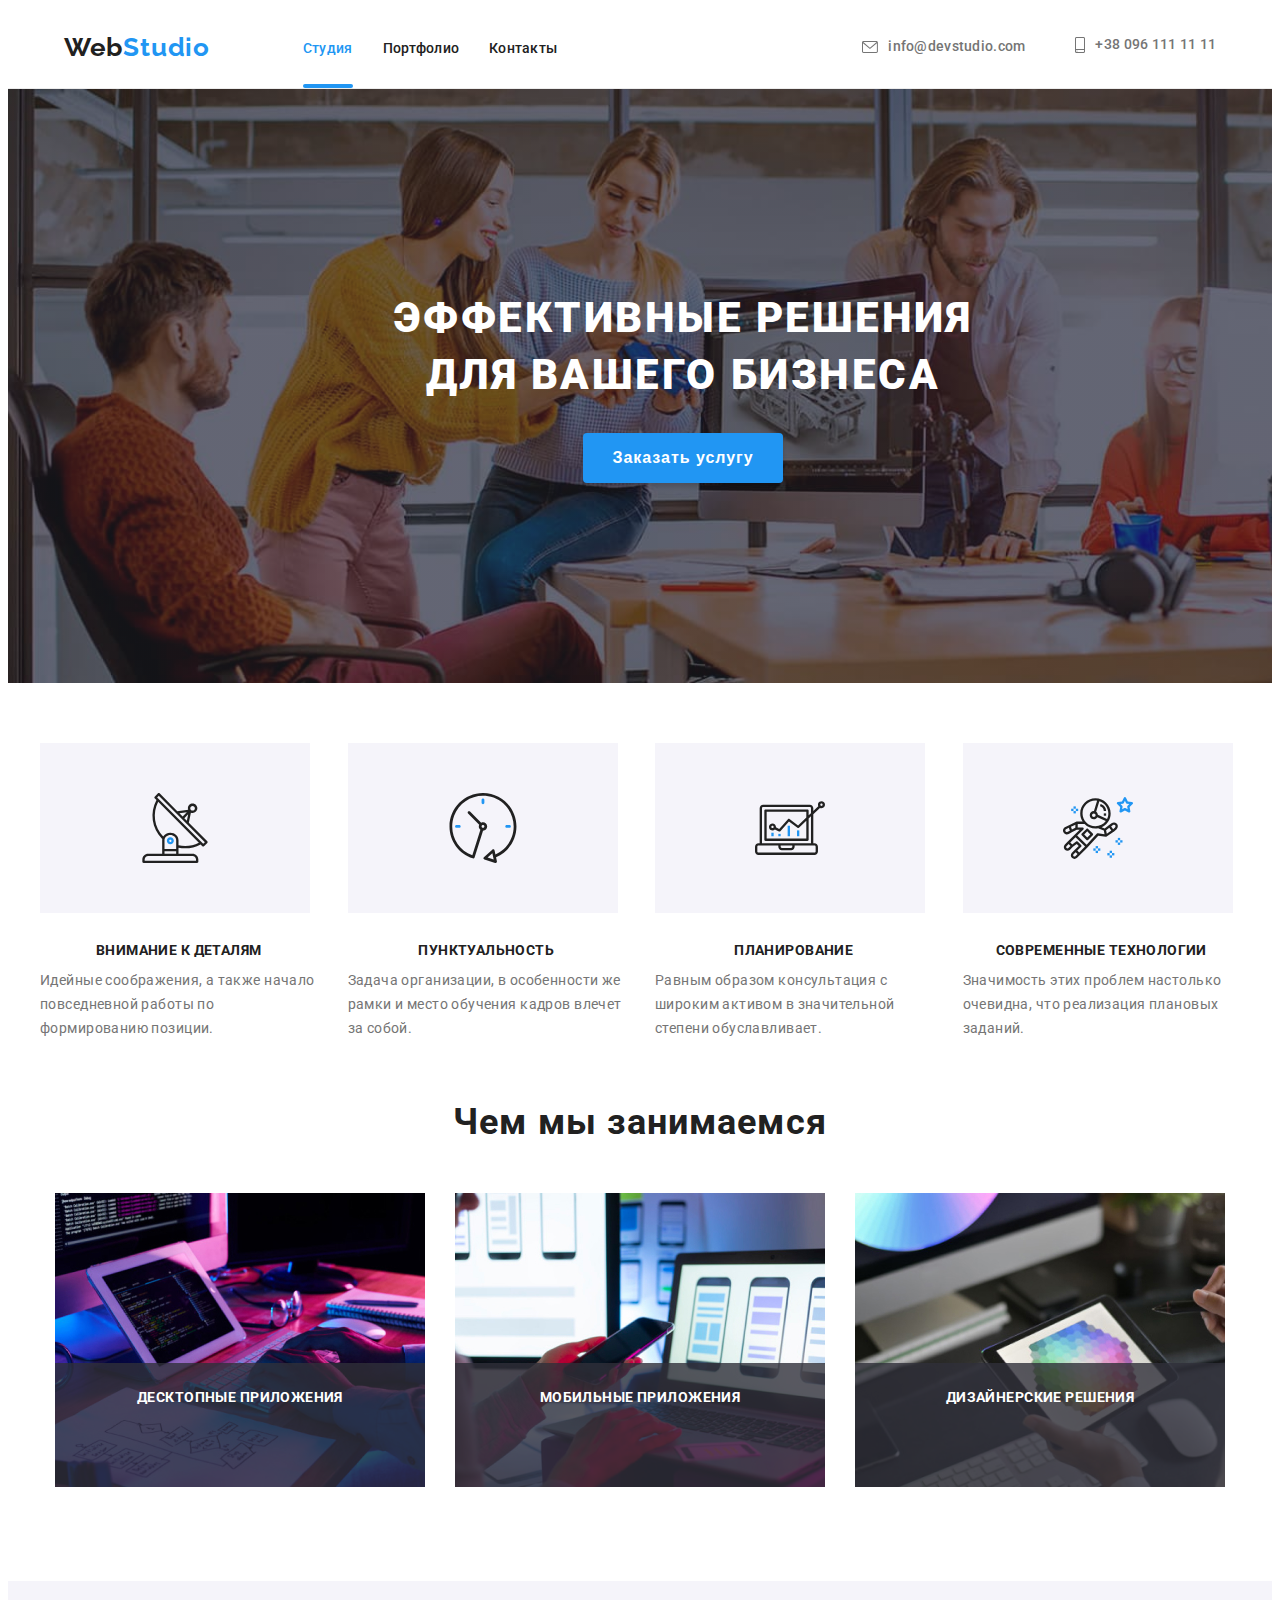
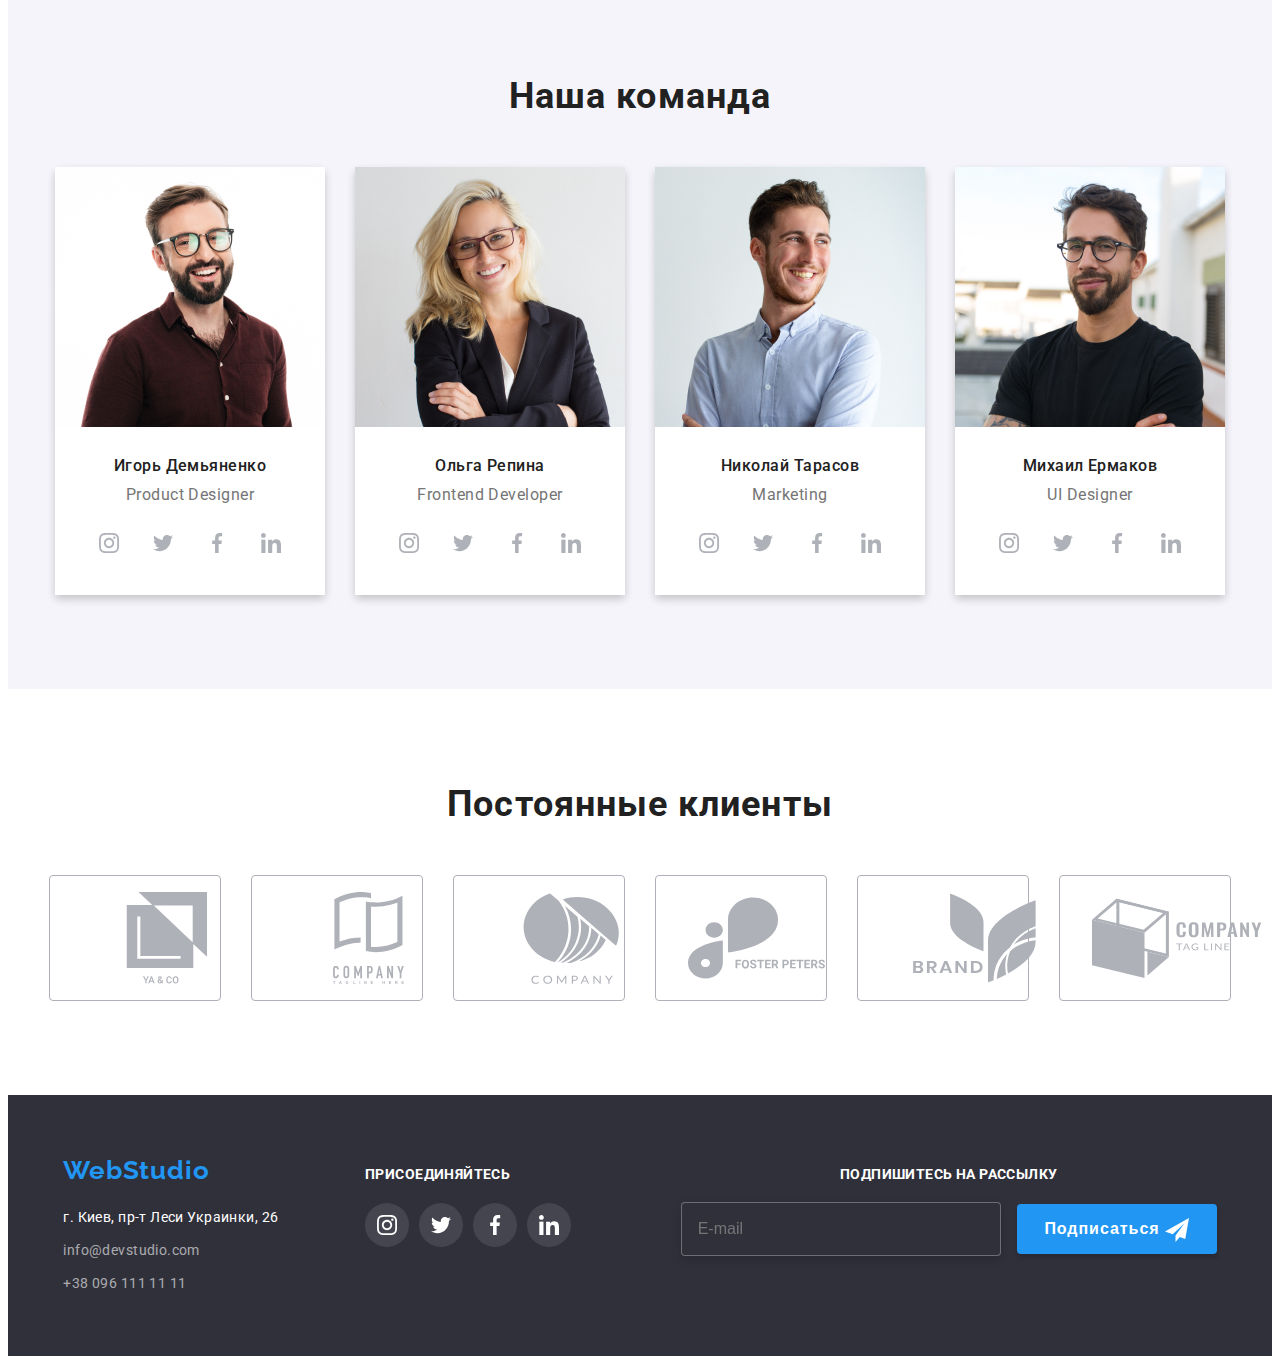
<file: index.html>
<!DOCTYPE html>
<html lang="ru">

<head>
    <meta charset="UTF-8">
    <meta name="viewport" content="width=device-width, initial-scale=1">
    <meta http-equiv="X-UA-Compatible" content="IE=edge">
    <title>WebStudio</title>
    <link rel="preconnect" href="https://fonts.gstatic.com">
    <link rel="stylesheet"
        href="https://fonts.googleapis.com/css2?family=Raleway:wght@700&family=Roboto:wght@400;500;700;900&display=swap">
    <link rel="stylesheet" href="https://cdnjs.cloudflare.com/ajax/libs/modern-normalize/1.0.0/modern-normalize.min.css"
        integrity="sha512-ISS7cAi1PEhQ8jnbJpJZMd29NlhNj4AWYyLOSp2CE/CsHxTCu+r+t0D2yoJudVrd0/8fTVPUVDzY5Tvli75u/g=="
        crossorigin="anonymous" referrerpolicy="no-referrer" />
        <link rel="stylesheet" href="https://cdnjs.cloudflare.com/ajax/libs/animate.css/4.1.1/animate.min.css" />
    <!-- <link rel="stylesheet" href="./css/style.css"> -->
    <link rel="stylesheet" href="./css/main.min.css">
</head>

<body>
    <header class="header">
        <div class="container header__container">
            <a class="logo-link link" href="./index.html"><span class="logo-web">Web</span>Studio</a>
            <button type="button" class="menu-btn" data-menu-button>
                <svg aria-label="Переключатель мобильного меню" width="24" height="16">
                    <use class="menu-btn__icon" href="./images/sprite/sprite.svg#icon-menu_24px">
                    </use>
                </svg>
            </button>
            <div class="nav__container">
                <nav class="navigation">
                    <ul class="nav__list list">
                        <li class="nav__item">
                            <a class="nav__link link nav__link--current " href="./index.html">Студия</a>
                        </li>
                        <li class="nav__item">
                            <a class="nav__link link " href="./portfolio.html">Портфолио</a>
                        </li>
                        <li class="nav__item">
                            <a class="nav__link link" href="#">Контакты</a>
                        </li>
                    </ul>
                </nav>
                <ul class="contact__list list">
                    <li class="contact__item">
                        <a class="contact__link link" href="mailto:info@devstudio.com" lang="en">
                            <svg class="contact__link--icon icon_envelope">
                                <use href="./images/sprite/sprite.svg#icon-envelope"></use>
                            </svg>
                            info@devstudio.com</a>
                    </li>
                    <li class="contact__item">
                        <a class="contact__link link" href="tel:+380961111111">
                            <svg class="contact__link--icon icon_smartphone">
                                <use href="./images/sprite/sprite.svg#icon-smartphone"></use>
                            </svg>
                            +38 096 111 11 11</a>
                    </li>
                </ul>
            </div>
            <div class="menu__container" data-menu>
                <div class="menu">
                    <button class="menu__btn-close" data-menu-close>
                        <svg width="18.67" height="18.67">
                            <use class="menu__btn-close--icon" href="./images/sprite/sprite.svg#icon-close_24px"></use>
                        </svg>
                    </button>
                    <ul class="menu__list list">
                        <li class="menu__item">
                            <a class="menu__link link" href="./index.html">Студия</a>
                        </li>
                        <li class="menu__item">
                            <a class="menu__link link" href="./portfolio.html">Портфолио</a>
                        </li>
                        <li class="menu__item">
                            <a class="menu__link link" href="#">Контакты</a>
                        </li>
                    </ul>
                    </nav>
                    <ul class="menu-contact__list list">
                        <li class="menu-contact__item">
                            <a class="menu-contact__link tel link" href="tel:+380961111111">
                                +38 096 111 11 11</a>
                        </li>
                        <li class="menu-contact__item">
                            <a class="menu-contact__link link" href="mailto:info@devstudio.com" lang="en">
                                info@devstudio.com</a>
                        </li>
                    </ul>
                    <ul class="menu-social__list list">
                        <li class="menu-social__item">
                            <a href="" class="menu-social__link link">Instagram</a>
                        </li>
                        <li class="menu-social__item">
                            <a href="" class="menu-social__link link">Twitter</a>
                        </li>
                        <li class="menu-social__item">
                            <a href="" class="menu-social__link link">Facebook</a>
                        </li>
                        <li class="menu-social__item">
                            <a href="" class="menu-social__link link">Linkedln</a>
                        </li>
                    </ul>
                </div>
            </div>
        </div>
    </header>
    <main class="main">
        <section class="hero">
            <div class="container">
                <h1 class="hero__title">Эффективные решения<br> для вашего бизнеса</h1>
                <button class="hero__btn btn" type="button" data-modal-open>Заказать услугу</button>
            </div>
        </section>

        <!-- MODALS -->

        <div class="backdrop is-hidden" data-modal>
            <div class="modal">
                <button class="modal__btn-close" type="button" data-modal-close>
                    <svg class="modal__icon">
                        <use href="./images/sprite/sprite.svg#icon-close"></use>
                    </svg>
                </button>

                <form class="modal-form" method="GET">
                    <h3 class="modal-form__title">Оставьте свои данные, мы вам перезвоним</h3>

                    <label class="modal-form__label">
                        <p>Имя</p>
                        <span class="modal-form__input-wrapper">
                            <input type="text" name="user-name" class="modal-form__input" minlength="2" required>

                            <svg class="modal-form__icon">
                                <use href="./images/sprite/sprite.svg#icon-person"></use>
                            </svg>
                        </span>
                    </label>

                    <label class="modal-form__label">
                        <p>Телефон</p>
                        <span class="modal-form__input-wrapper">
                            <input type="tel" name="user-phone" class="modal-form__input" required
                                pattern="[0-9]{3}-[0-9]{3}-[0-9]{2}-[0-9]{2}">
                            <svg class="modal-form__icon">
                                <use href="./images/sprite/sprite.svg#icon-phone"></use>
                            </svg>
                        </span>
                    </label>

                    <label class="modal-form__label">
                        <p>Почта</p>
                        <span class="modal-form__input-wrapper">
                            <input type="email" name="user-email" class="modal-form__input" required>
                            <svg class="modal-form__icon">
                                <use href="./images/sprite/sprite.svg#icon-email"></use>
                            </svg>
                        </span>
                    </label>

                    <label class="modal-form__label">
                        <p>Комментарий</p>
                        <textarea name="user-message" rows="10" class="modal-form__message"
                            placeholder="Введите текст"></textarea>
                    </label>

                    <input type="checkbox" class="modal-form__checkbox visually-hidden" id="checkbox-contract">
                    <label for="checkbox-contract" class="modal-form__checkbox-contract">Соглашаюсь с рассылкой и
                        принимаю <a href="" class="contract-link">Условия договора</a></label>
                    <button type="submit" class="modal-form__btn btn">Отправить</button>
                </form>
            </div>
        </div>

        <!-- FEATURES -->

        <section class="features">
            <div class="container">
                <ul class="feature__list list">
                    <li class="feature__item link">
                        <div class="feature__thumb">
                            <svg width="70" heigth="70">
                                <use href="./images/sprite/sprite.svg#icon-antenna"></use>
                            </svg>
                        </div>
                        <h2 class="feature__title">Внимание к деталям</h2>
                        <p class="feature__text">Идейные соображения, а также начало повседневной работы по
                            формированию позиции.</p>
                    </li>
                    <li class="feature__item link">
                        <div class="feature__thumb">
                            <svg width="70" heigth="70">
                                <use href="./images/sprite/sprite.svg#icon-clock"></use>
                            </svg>
                        </div>
                        <h2 class="feature__title">Пунктуальность</h2>
                        <p class="feature__text">Задача организации, в особенности же рамки и место обучения
                            кадров
                            влечет за собой.</p>
                    </li>
                    <li class="feature__item link">
                        <div class="feature__thumb">
                            <svg width="70" heigth="70">
                                <use href="./images/sprite/sprite.svg#icon-diagram"></use>
                            </svg>
                        </div>
                        <h2 class="feature__title">Планирование</h2>
                        <p class="feature__text">Равным образом консультация с широким активом в
                            значительной
                            степени обуславливает.</p>
                    </li>
                    <li class="feature__item link">
                        <div class="feature__thumb">
                            <svg width="70" heigth="70">
                                <use href="./images/sprite/sprite.svg#icon-astronaut"></use>
                            </svg>
                        </div>
                        <h2 class="feature__title">Современные технологии</h2>
                        <p class="feature__text">Значимость этих проблем настолько очевидна, что реализация
                            плановых заданий.</p>
                    </li>
                </ul>
            </div>
        </section>

        <!--SPECIFICATION-->

        <section class="specification">
            <div class="container specification__container">
                <h2 class="title">Чем мы занимаемся</h2>
                <ul class="specification__list list">
                    <li class="specification__item">
                        <img src="./images/specification/img-1.jpg"
                            alt="work with laptop" width="370" height="294">
                        <div class="specification__text-container">
                            <p class="specification__text">Десктопные приложения</p>
                        </div>
                    </li>
                    <li class="specification__item">
                        <img src="./images/specification/img-2.jpg"
                            alt="work with laptop and phone" width="370" height="294">
                        <div class="specification__text-container">
                            <p class="specification__text">Мобильные приложения</p>
                        </div>
                    </li>
                    <li class="specification__item">
                        <img src="./images/specification/img-3.jpg"
                            alt="work with a tablet" width="370" height="294">
                        <div class="specification__text-container">
                            <p class="specification__text">Дизайнерские решения</p>
                        </div>
                    </li>
                </ul>
            </div>
        </section>

        <!--TEAM-->

        <section class="team">
            <div class="container">
                <h2 class="title">Наша команда</h2>
                <ul class="team__list list">
                    <li class="team__item">
                        <picture>
                    <source
                        srcset="./images/team/img-1-desktop.jpg 1x, ./images/team/foto-1-desktop@2x.jpg 2x" type="image/jpeg"
                        media="(min-width: 1200px)">
                    <source
                        srcset="./images/team/img-1-tablet.jpg 1x, ./images/team/img-1-tablet@2x.jpg 2x" type="image/jpeg"
                        media="(min-width: 768px)">
                        <source
                                srcset="./images/team/img-1-mobile.jpg 1x, ./images/team/img-1-mobile@2x.jpg 2x" type="image/jpeg"
                                media="(max-width: 767px)">
                        <img class="team__img" src="#"
                            alt="igor demyanenko product designer">
                        </picture>
                        <div class="team__box">
                            <h3 class="team__name">Игорь Демьяненко</h3>
                            <p class="team__position">Product Designer</p>
                            <ul class="social__list list">
                                <li class="social__item">
                                    <a href="" class="social__link link">
                                        <svg class="social__icon">
                                            <use href="./images/sprite/sprite.svg#icon-instagram"></use>
                                        </svg>
                                    </a>
                                </li>
                                <li class="social__item">
                                    <a href="" class="social__link link">
                                        <svg class="social__icon">
                                            <use href="./images/sprite/sprite.svg#icon-twitter"></use>
                                        </svg>
                                    </a>
                                </li>
                                <li class="social__item">
                                    <a href="" class="social__link link">
                                        <svg class="social__icon">
                                            <use href="./images/sprite/sprite.svg#icon-facebook"></use>
                                        </svg>
                                    </a>
                                </li>
                                <li class="social__item">
                                    <a href="" class="social__link link">
                                        <svg class="social__icon">
                                            <use href="./images/sprite/sprite.svg#icon-linkedin"></use>
                                        </svg>
                                    </a>
                                </li>
                            </ul>
                        </div>
                    </li>
                    <li class="team__item">
                        <picture>
                            <source
                            srcset="./images/team/img-2-desktop.jpg 1x, ./images/team/foto-2-desktop@2x.jpg 2x" type="image/jpeg"
                            media="(min-width: 1200px)">
                        <source
                            srcset="./images/team/img-2-tablet.jpg 1x, ./images/team/img-2-tablet@2x.jpg 2x" type="image/jpeg"
                            media="(min-width: 768px)">
                            <source
                                    srcset="./images/team/img-2-mobile.jpg 1x, ./images/team/img-2-mobile@2x.jpg 2x" type="image/jpeg"
                                    media="(max-width: 767px)">
                        <img class="team-list__item__img" src="#"
                            alt="olga repina Frontend Developer">
                        </picture>
                        <div class="team__box">
                            <h3 class="team__name">Ольга Репина</h3>
                            <p class="team__position">Frontend Developer</p>
                            <ul class="social__list list">
                                <li class="social__item">
                                    <a href="" class="social__link link">
                                        <svg class="social__icon">
                                            <use href="./images/sprite/sprite.svg#icon-instagram"></use>
                                        </svg>
                                    </a>
                                </li>
                                <li class="social__item">
                                    <a href="" class="social__link link">
                                        <svg class="social__icon">
                                            <use href="./images/sprite/sprite.svg#icon-twitter"></use>
                                        </svg>
                                    </a>
                                </li>
                                <li class="social__item">
                                    <a href="" class="social__link link">
                                        <svg class="social__icon">
                                            <use href="./images/sprite/sprite.svg#icon-facebook"></use>
                                        </svg>
                                    </a>
                                </li>
                                <li class="social__item">
                                    <a href="" class="social__link link">
                                        <svg class="social__icon">
                                            <use href="./images/sprite/sprite.svg#icon-linkedin"></use>
                                        </svg>
                                    </a>
                                </li>
                            </ul>
                        </div>
                    </li>
                    <li class="team__item">
                        <picture>
                            <source
                        srcset="./images/team/img-3-desktop.jpg 1x, ./images/team/foto-3-desktop@2x.jpg 2x" type="image/jpeg"
                        media="(min-width: 1200px)">
                    <source
                        srcset="./images/team/img-3-tablet.jpg 1x, ./images/team/img-3-tablet@2x.jpg 2x" type="image/jpeg"
                        media="(min-width: 768px)">
                        <source
                                srcset="./images/team/img-3-mobile.jpg 1x, ./images/team/img-3-mobile@2x.jpg 2x" type="image/jpeg"
                                media="(max-width: 767px)">
                                <img class="team-list__item__img" src="#" alt="nikolay tarasov marketing">
                        </picture>                        
                        <div class="team__box">
                            <h3 class="team__name">Николай Тарасов</h3>
                            <p class="team__position">Marketing</p>
                            <ul class="social__list list">
                                <li class="social__item">
                                    <a href="" class="social__link">
                                        <svg class="social__icon">
                                            <use href="./images/sprite/sprite.svg#icon-instagram"></use>
                                        </svg>
                                    </a>
                                </li>
                                <li class="social__item">
                                    <a href="" class="social__link link">
                                        <svg class="social__icon">
                                            <use href="./images/sprite/sprite.svg#icon-twitter"></use>
                                        </svg>
                                    </a>
                                </li>
                                <li class="social__item">
                                    <a href="" class="social__link link">
                                        <svg class="social__icon">
                                            <use href="./images/sprite/sprite.svg#icon-facebook"></use>
                                        </svg>
                                    </a>
                                </li>
                                <li class="social__item">
                                    <a href="" class="social__link link">
                                        <svg class="social__icon">
                                            <use href="./images/sprite/sprite.svg#icon-linkedin"></use>
                                        </svg>
                                    </a>
                                </li>
                            </ul>
                        </div>
                    </li>
                    <li class="team__item">
                        <picture>
                            <source
                            srcset="./images/team/img-4-desktop.jpg 1x, ./images/team/foto-4-desktop@2x.jpg 2x" type="image/jpeg"
                            media="(min-width: 1200px)">
                        <source
                            srcset="./images/team/img-4-tablet.jpg 1x, ./images/team/img-4-tablet@2x.jpg 2x" type="image/jpeg"
                            media="(min-width: 768px)">
                            <source
                                    srcset="./images/team/img-4-mobile.jpg 1x, ./images/team/img-4-mobile@2x.jpg 2x" type="image/jpeg"
                                    media="(max-width: 767px)">
                        <img class="team-list__item__img" src="#"
                            alt="mikhail yermakov ui designer">
                        </picture>
                        <div class="team__box">
                            <h3 class="team__name">Михаил Ермаков</h3>
                            <p class="team__position">UI Designer</p>
                            <ul class="social__list list">
                                <li class="social__item">
                                    <a href="" class="social__link link">
                                        <svg class="social__icon">
                                            <use href="./images/sprite/sprite.svg#icon-instagram"></use>
                                        </svg>
                                    </a>
                                </li>
                                <li class="social__item">
                                    <a href="" class="social__link link">
                                        <svg class="social__icon">
                                            <use href="./images/sprite/sprite.svg#icon-twitter"></use>
                                        </svg>
                                    </a>
                                </li>
                                <li class="social__item">
                                    <a href="" class="social__link link">
                                        <svg class="social__icon">
                                            <use href="./images/sprite/sprite.svg#icon-facebook"></use>
                                        </svg>
                                    </a>
                                </li>
                                <li class="social__item">
                                    <a href="" class="social__link link">
                                        <svg class="social__icon">
                                            <use href="./images/sprite/sprite.svg#icon-linkedin"></use>
                                        </svg>
                                    </a>
                                </li>
                            </ul>
                        </div>
                    </li>
                </ul>
            </div>
        </section>

        <!-- CLIENT -->
        <section class="client">
            <div class="container client__container">
                <h2 class="title">Постоянные клиенты</h2>
                <ul class="client__list list">
                    <li class="client__item">
                        <a href="" class="client__link link">
                            <svg class="client__icon">
                                <use href="./images/sprite/sprite.svg#icon-group-1"></use>
                            </svg>
                        </a>
                    </li>
                    <li class="client__item">
                        <a href="" class="client__link link">
                            <svg class="client__icon">
                                <use href="./images/sprite/sprite.svg#icon-group-2"></use>
                            </svg>
                        </a>
                    </li>
                    <li class="client__item">
                        <a href="" class="client__link link">
                            <svg class="client__icon">
                                <use href="./images/sprite/sprite.svg#icon-group-3"></use>
                            </svg>
                        </a>
                    </li>
                    <li class="client__item">
                        <a href="" class="client__link link">
                            <svg class="client__icon">
                                <use href="./images/sprite/sprite.svg#icon-group-4"></use>
                            </svg>
                        </a>
                    </li>
                    <li class="client__item">
                        <a href="" class="client__link link">
                            <svg class="client__icon">
                                <use href="./images/sprite/sprite.svg#icon-group-5"></use>
                            </svg>
                        </a>
                    </li>
                    <li class="client__item">
                        <a href="" class="client__link link">
                            <svg class="client__icon">
                                <use href="./images/sprite/sprite.svg#icon-group-6"></use>
                            </svg>
                        </a>
                    </li>
                </ul>
            </div>
        </section>
    </main>

    <!--FOOTER-->

    <footer class="footer">
        <div class="container footer__container">
            <div class="footer__addres">
                <a class="footer__logo link" href="./index.html">Web<span class="footer__logo--web">Studio</span></a>
                <address>
                    <p class="addres">г. Киев, пр-т Леси Украинки, 26</p>
                </address>
                <ul class="footer__list list">
                    <li class="footer__item">
                        <a class="footer__link link" href="mailto:info@devstudio.com">info@devstudio.com</a>
                    </li>
                    <li class="footer__item">
                        <a class="footer__link link" href="tel:+380961111111">+38 096 111 11 11</a>
                    </li>
                </ul>
            </div>
            <div class="footer-social__container">
                <h3 class="footer-social__title">присоединяйтесь</h3>
                <ul class="footer-social__list list">
                    <li class="footer-social__item">
                        <a href="" class="footer-social__link link">
                            <svg class="footer-social__icon">
                                <use href="./images/sprite/sprite.svg#icon-instagram"></use>
                            </svg>
                        </a>
                    </li>
                    <li class="footer-social__item">
                        <a href="" class="footer-social__link link">
                            <svg class="footer-social__icon">
                                <use href="./images/sprite/sprite.svg#icon-twitter"></use>
                            </svg>
                        </a>
                    </li>
                    <li class="footer-social__item">
                        <a href="" class="footer-social__link link">
                            <svg class="footer-social__icon">
                                <use href="./images/sprite/sprite.svg#icon-facebook"></use>
                            </svg>
                        </a>
                    </li>
                    <li class="footer-social__item">
                        <a href="" class="footer-social__link link">
                            <svg class="footer-social__icon">
                                <use href="./images/sprite/sprite.svg#icon-linkedin"></use>
                            </svg>
                        </a>
                    </li>
                </ul>
            </div>
            <div class="footer-form__container ">
                <form action="#" class="footer-form" method="GET">
                    <h3 class="footer-form__title">Подпишитесь на рассылку</h3>
                    <label>
                        <input type="email" name="user-email" class="footer-form__input" required placeholder="E-mail">

                    </label>
                    <button type="submit" class="footer-form__btn">Подписаться

                        <svg class="footer-form__btn--icon">
                            <use href="./images/sprite/sprite.svg#icon-icon-send"></use>
                        </svg>


                    </button>
                </form>
            </div>
        </div>
    </footer>

    <script src="./js/modal.js"></script>
    <script src="./js/mobile-menu.js"></script>
</body>

</html>
</file>
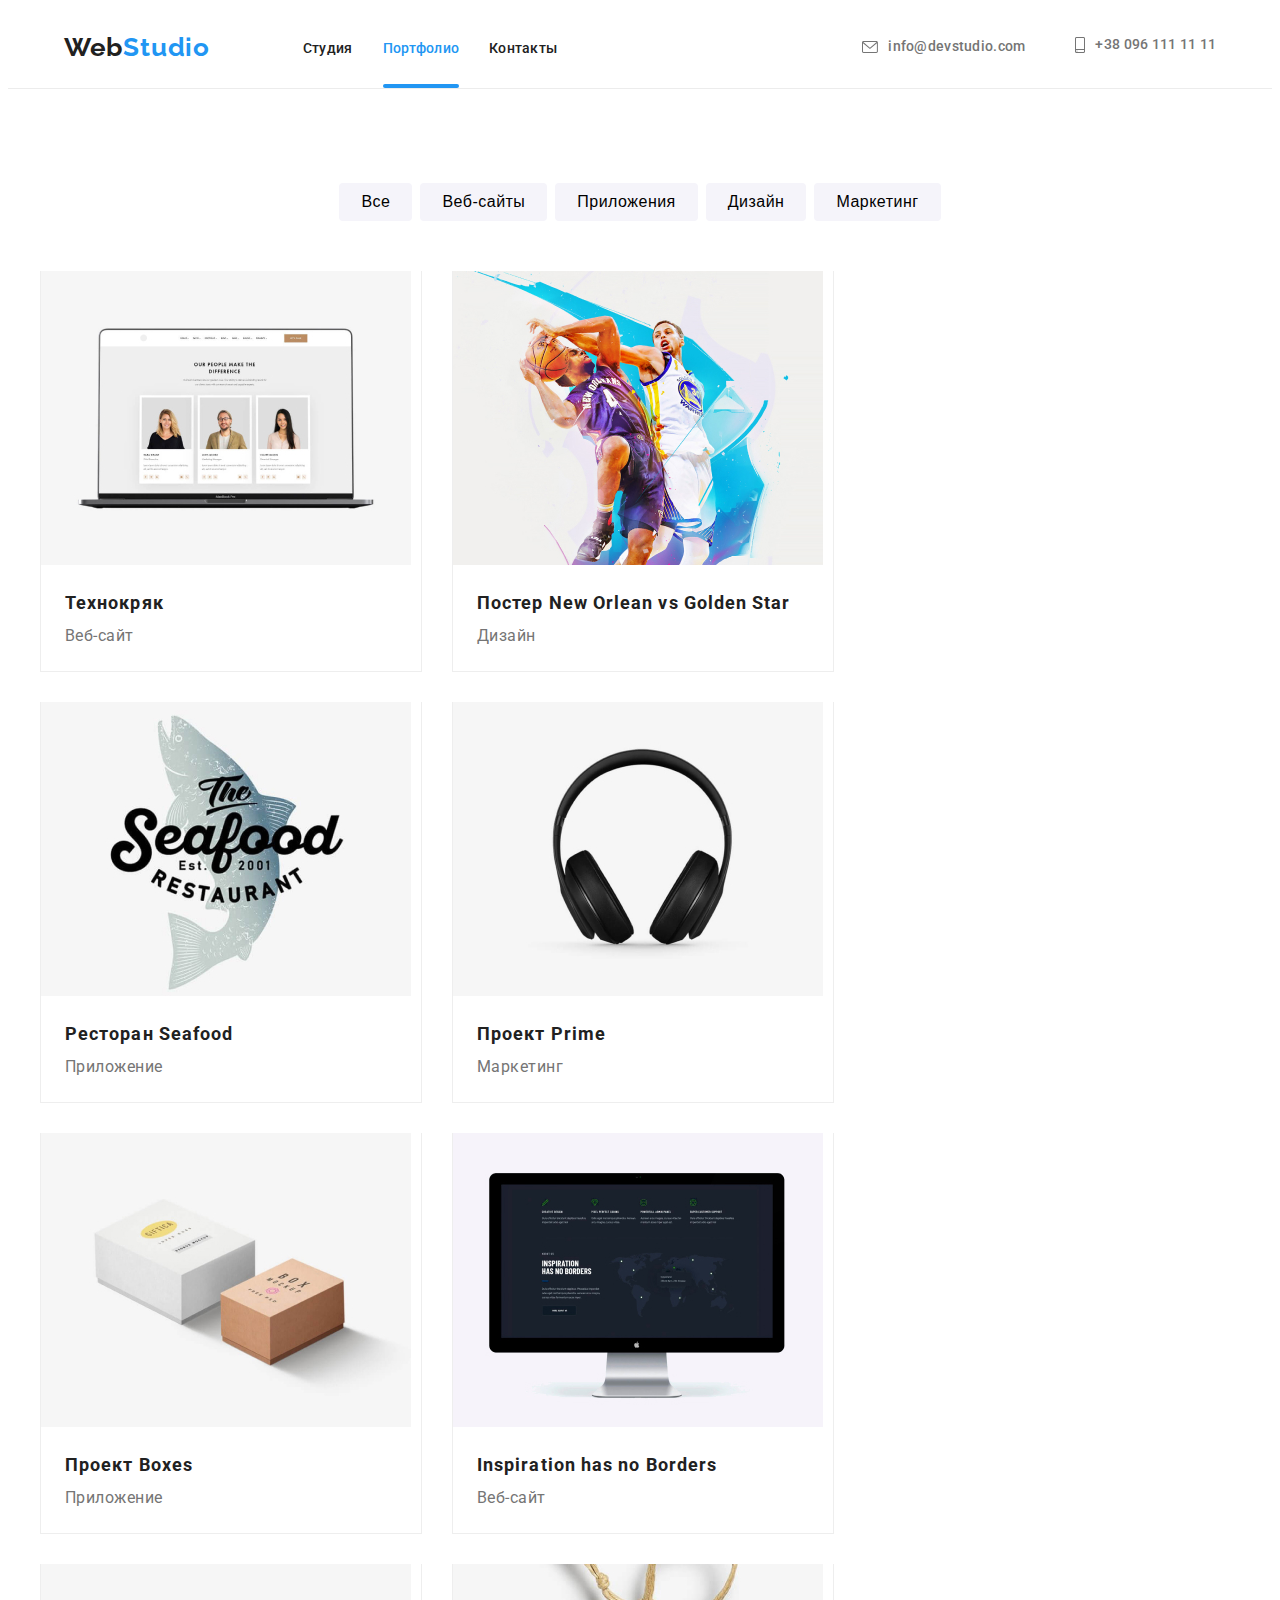
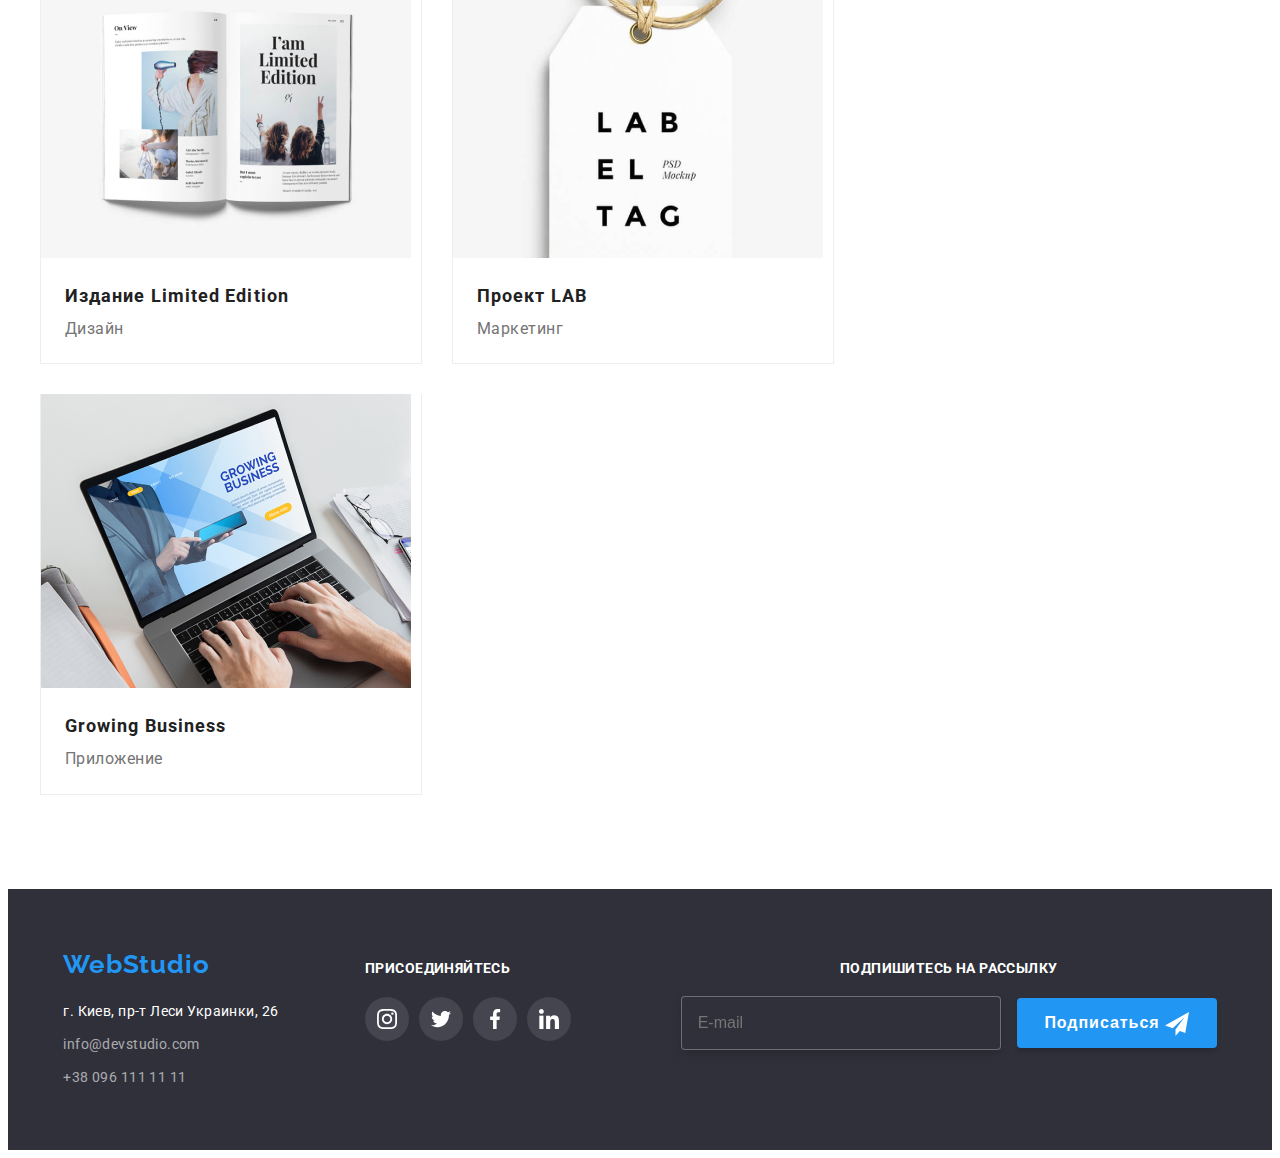
<file: portfolio.html>
<!DOCTYPE html>
<html lang="en">

<head>
    <meta charset="UTF-8">
    <meta http-equiv="X-UA-Compatible" content="IE=edge">
    <meta name="viewport" content="width=device-width, initial-scale=1.0">
    <title>WebStudio</title>
    <link rel="preconnect" href="https://fonts.gstatic.com">
    <link
        href="https://fonts.googleapis.com/css2?family=Raleway:wght@700&family=Roboto:wght@400;500;700;900&display=swap"
        rel="stylesheet">
    <link rel="stylesheet" href="https://cdnjs.cloudflare.com/ajax/libs/modern-normalize/1.0.0/modern-normalize.min.css"
        integrity="sha512-ISS7cAi1PEhQ8jnbJpJZMd29NlhNj4AWYyLOSp2CE/CsHxTCu+r+t0D2yoJudVrd0/8fTVPUVDzY5Tvli75u/g=="
        crossorigin="anonymous" referrerpolicy="no-referrer" />
    <!-- <link rel="stylesheet" href="./css/style.css"> -->
    <link rel="stylesheet" href="./css/main.min.css">
</head>

<body>
    <header class="header">
        <div class="container header__container">
            <a class="logo-link link" href="./index.html"><span class="logo-web">Web</span>Studio</a>
            <button type="button" class="menu-btn" data-menu-button>
                <svg aria-label="Переключатель мобильного меню" width="24" height="16">
                    <use class="menu-btn__icon" href="./images/sprite/sprite.svg#icon-menu_24px">
                    </use>
                </svg>
            </button>
            <div class="nav__container">
                <nav class="navigation">
                    <ul class="nav__list list">
                        <li class="nav__item">
                            <a class="nav__link link" href="./index.html">Студия</a>
                        </li>
                        <li class="nav__item">
                            <a class="nav__link link nav__link--current" href="./portfolio.html">Портфолио</a>
                        </li>
                        <li class="nav__item">
                            <a class="nav__link link" href="#">Контакты</a>
                        </li>
                    </ul>
                </nav>
                <ul class="contact__list list">
                    <li class="contact__item">
                        <a class="contact__link link" href="mailto:info@devstudio.com" lang="en">
                            <svg class="contact__link--icon icon_envelope">
                                <use href="./images/sprite/sprite.svg#icon-envelope"></use>
                            </svg>
                            info@devstudio.com</a>
                    </li>
                    <li class="contact__item">
                        <a class="contact__link link" href="tel:+380961111111">
                            <svg class="contact__link--icon icon_smartphone">
                                <use href="./images/sprite/sprite.svg#icon-smartphone"></use>
                            </svg>
                            +38 096 111 11 11</a>
                    </li>
                </ul>
            </div>
            <div class="menu__container" data-menu>
                <div class="menu">
                    <button class="menu__btn-close" data-menu-close>
                        <svg width="18.67" height="18.67">
                            <use class="menu__btn-close--icon" href="./images/sprite/sprite.svg#icon-close_24px"></use>
                        </svg>
                    </button>
                    <ul class="menu__list list">
                        <li class="menu__item">
                            <a class="menu__link link" href="./index.html">Студия</a>
                        </li>
                        <li class="menu__item">
                            <a class="menu__link link" href="./portfolio.html">Портфолио</a>
                        </li>
                        <li class="menu__item">
                            <a class="menu__link link" href="#">Контакты</a>
                        </li>
                    </ul>
                    </nav>
                    <ul class="menu-contact__list list">
                        <li class="menu-contact__item">
                            <a class="menu-contact__link tel link" href="tel:+380961111111">
                                +38 096 111 11 11</a>
                        </li>
                        <li class="menu-contact__item">
                            <a class="menu-contact__link link" href="mailto:info@devstudio.com" lang="en">
                                info@devstudio.com</a>
                        </li>
                    </ul>
                    <ul class="menu-social__list list">
                        <li class="menu-social__item">
                            <a href="" class="menu-social__link link">Instagram</a>
                        </li>
                        <li class="menu-social__item">
                            <a href="" class="menu-social__link link">Twitter</a>
                        </li>
                        <li class="menu-social__item">
                            <a href="" class="menu-social__link link">Facebook</a>
                        </li>
                        <li class="menu-social__item">
                            <a href="" class="menu-social__link link">Linkedln</a>
                        </li>
                    </ul>
                </div>
            </div>
        </div>
    </header>
    <main class="main">
        <div class="container main__container">
            <ul class="filter__list list">
                <li class="filter__item">
                    <button class="filter__btn btn" type="button">Все</button>
                </li>
                <li class="filter__item">
                    <button class="filter__btn btn" type="button">Веб-сайты</button>
                </li>
                <li class="filter__item">
                    <button class="filter__btn btn" type="button">Приложения</button>
                </li>
                <li class="filter__item">
                    <button class="filter__btn btn" type="button">Дизайн</button>
                </li>
                <li class="filter__item">
                    <button class="filter__btn btn" type="button">Маркетинг</button>
                </li>
            </ul>
            <ul class="project__list list">
                <li class="project__item">
                    <a href="" class="project__link link">
                        <div class="project__img">
                            <picture>
                            <source
                            srcset="./images/portfolio/img-1-desktop.jpg 1x, ./images/team/img-1-desktop@2x.jpg 2x" type="image/jpeg"
                            media="(min-width: 1200px)">
                        <source
                            srcset="./images/portfolio/img-1-tablet.jpg 1x, ./images/portfolio/img-1-tablet@2x.jpg 2x" type="image/jpeg"
                            media="(min-width: 768px)">
                            <source
                                    srcset="./images/portfolio/img-1-mobile.jpg 1x, ./images/portfolio/img-1-mobile@2x.jpg 2x" type="image/jpeg"
                                    media="(max-width: 767px)">
                            <img src="./images/portfolio/img-1-desktop.jpg" alt="open page laptop">
                        </picture>
                            <p class="project__text-overlay">Технокряк это современная площадка распространения
                                коронавируса. Компании используют эту платформу для цифрового
                                шпионажа и атак на защищённые сервера конкурентов.</p>
                        </div>
                        <div class="project__card">
                            <h3 class="project__title">Технокряк</h3>
                            <p class="project__text">Веб-сайт</p>
                        </div>
                    </a>
                </li>
                <li class="project__item">
                    <a href="" class="project__link link">
                        <div class="project__img">
                            <picture>
                            <source
                            srcset="./images/portfolio/img-2-desktop.jpg 1x, ./images/team/img-2-desktop@2x.jpg 2x" type="image/jpeg"
                            media="(min-width: 1200px)">
                        <source
                            srcset="./images/portfolio/img-2-tablet.jpg 1x, ./images/portfolio/img-2-tablet@2x.jpg 2x" type="image/jpeg"
                            media="(min-width: 768px)">
                            <source
                                    srcset="./images/portfolio/img-2-mobile.jpg 1x, ./images/portfolio/img-2-mobile@2x.jpg 2x" type="image/jpeg"
                                    media="(max-width: 767px)">
                            <img src="./images/portfolio/img-2-desktop.jpg" alt="basketball player with ball">
                        </picture>
                            <p class="project__text-overlay"></p>
                        </div>
                        <div class="project__card">
                            <h3 class="project__title">Постер New Orlean vs Golden Star</h3>
                            <p class="project__text">Дизайн</p>
                        </div>
                    </a>
                </li>
                <li class="project__item">
                    <a href="" class="project__link link">
                        <div class="project__img">
                            <picture>
                            <source
                            srcset="./images/portfolio/img-3-desktop.jpg 1x, ./images/team/img-3-desktop@2x.jpg 2x" type="image/jpeg"
                            media="(min-width: 1200px)">
                        <source
                            srcset="./images/portfolio/img-3-tablet.jpg 1x, ./images/portfolio/img-3-tablet@2x.jpg 2x" type="image/jpeg"
                            media="(min-width: 768px)">
                            <source
                                    srcset="./images/portfolio/img-3-mobile.jpg 1x, ./images/portfolio/img-3-mobile@2x.jpg 2x" type="image/jpeg"
                                    media="(max-width: 767px)">
                            <img src="./images/portfolio/img-3-desktop.jpg" alt="restoraunt logo Seafood">
                            </picture>
                            <p class="project__text-overlay"></p>
                        </div>
                        <div class="project__card">
                            <h3 class="project__title">Ресторан Seafood</h3>
                            <p class="project__text">Приложение</p>
                        </div>
                    </a>
                </li>
                <li class="project__item">
                    <a href="" class="project__link link">
                        <div class="project__img">
                            <picture>
                            <source
                            srcset="./images/portfolio/img-4-desktop.jpg 1x, ./images/team/img-4-desktop@2x.jpg 2x" type="image/jpeg"
                            media="(min-width: 1200px)">
                        <source
                            srcset="./images/portfolio/img-4-tablet.jpg 1x, ./images/portfolio/img-4-tablet@2x.jpg 2x" type="image/jpeg"
                            media="(min-width: 768px)">
                            <source
                                    srcset="./images/portfolio/img-4-mobile.jpg 1x, ./images/portfolio/img-4-mobile@2x.jpg 2x" type="image/jpeg"
                                    media="(max-width: 767px)">
                            <img src="./images/portfolio/img-4-desktop.jpg" alt="headphones">
                        </picture>
                            <p class="project__text-overlay"></p>
                        </div>
                        <div class="project__card">
                            <h3 class="project__title">Проект Prime</h3>
                            <p class="project__text">Маркетинг</p>
                        </div>
                    </a>
                </li>
                <li class="project__item">
                    <a href="" class="project__link link">
                        <div class="project__img">
                            <picture>
                            <source
                            srcset="./images/portfolio/img-5-desktop.jpg 1x, ./images/team/img-5-desktop@2x.jpg 2x" type="image/jpeg"
                            media="(min-width: 1200px)">
                        <source
                            srcset="./images/portfolio/img-5-tablet.jpg 1x, ./images/portfolio/img-5-tablet@2x.jpg 2x" type="image/jpeg"
                            media="(min-width: 768px)">
                            <source
                                    srcset="./images/portfolio/img-5-mobile.jpg 1x, ./images/portfolio/img-5-mobile@2x.jpg 2x" type="image/jpeg"
                                    media="(max-width: 767px)">
                            <img src="./images/portfolio/img-5-desktop.jpg" alt="boxes">
                        </picture>
                            <p class="project__text-overlay"></p>
                        </div>
                        <div class="project__card">
                            <h3 class="project__title">Проект Boxes</h3>
                            <p class="project__text">Приложение</p>
                        </div>
                    </a>
                </li>
                <li class="project__item">
                    <a href="" class="project__link link">
                        <div class="project__img">
                            <picture>
                            <source
                            srcset="./images/portfolio/img-6-desktop.jpg 1x, ./images/team/img-6-desktop@2x.jpg 2x" type="image/jpeg"
                            media="(min-width: 1200px)">
                        <source
                            srcset="./images/portfolio/img-6-tablet.jpg 1x, ./images/portfolio/img-6-tablet@2x.jpg 2x" type="image/jpeg"
                            media="(min-width: 768px)">
                            <source
                                    srcset="./images/portfolio/img-6-mobile.jpg 1x, ./images/portfolio/img-6-mobile@2x.jpg 2x" type="image/jpeg"
                                    media="(max-width: 767px)">
                            <img src="./images/portfolio/img-6-desktop.jpg" alt="open website">
                        </picture>
                            <p class="project__text-overlay"></p>
                        </div>
                        <div class="project__card">
                            <h3 class="project__title">Inspiration has no Borders</h3>
                            <p class="project__text">Веб-сайт</p>
                        </div>
                    </a>
                </li>
                <li class="project__item">
                    <a href="" class="project__link link">
                        <div class="project__img">
                            <picture>
                            <source
                            srcset="./images/portfolio/img-7-desktop.jpg 1x, ./images/team/img-7-desktop@2x.jpg 2x" type="image/jpeg"
                            media="(min-width: 1200px)">
                        <source
                            srcset="./images/portfolio/img-7-tablet.jpg 1x, ./images/portfolio/img-7-tablet@2x.jpg 2x" type="image/jpeg"
                            media="(min-width: 768px)">
                            <source
                                    srcset="./images/portfolio/img-7-mobile.jpg 1x, ./images/portfolio/img-7-mobile@2x.jpg 2x" type="image/jpeg"
                                    media="(max-width: 767px)">
                            <img src="./images/portfolio/img-7-desktop.jpg" alt="open magazine">
                        </picture>
                            <p class="project__text-overlay"></p>
                        </div>
                        <div class="project__card">
                            <h3 class="project__title">Издание Limited Edition</h3>
                            <p class="project__text">Дизайн</p>
                        </div>
                    </a>
                </li>
                <li class="project__item">
                    <a href="" class="project__link link">
                        <div class="project__img">
                            <picture>
                            <source
                            srcset="./images/portfolio/img-8-desktop.jpg 1x, ./images/team/img-8-desktop@2x.jpg 2x" type="image/jpeg"
                            media="(min-width: 1200px)">
                        <source
                            srcset="./images/portfolio/img-8-tablet.jpg 1x, ./images/portfolio/img-8-tablet@2x.jpg 2x" type="image/jpeg"
                            media="(min-width: 768px)">
                            <source srcset="./images/portfolio/img-8-mobile.jpg 1x, ./images/portfolio/img-8-mobile@2x.jpg 2x" type="image/jpeg"
                             media="(max-width: 767px)">                         
                             <img src="./images/portfolio/img-8-desktop.jpg" alt="marketing">
                        </picture>
                            <p class="project__text-overlay"></p>
                        </div>
                        <div class="project__card">
                            <h3 class="project__title">Проект LAB</h3>
                            <p class="project__text">Маркетинг</p>
                        </div>
                    </a>
                </li>
                <li class="project__item">
                    <div class="project__img">
                        <picture>
                        <source
                        srcset="./images/portfolio/img-9-desktop.jpg 1x, ./images/team/img-9-desktop@2x.jpg 2x" type="image/jpeg"
                        media="(min-width: 1200px)">
                    <source
                        srcset="./images/portfolio/img-9-tablet.jpg 1x, ./images/portfolio/img-9-tablet@2x.jpg 2x" type="image/jpeg"
                        media="(min-width: 768px)">
                    <source
                        srcset="./images/portfolio/img-9-mobile.jpg 1x, ./images/portfolio/img-9-mobile@2x.jpg 2x" type="image/jpeg"
                        media="(max-width: 767px)">
                        <img src="./images/portfolio/img-9-desktop.jpg" alt="man working with laptop">
                    </picture>
                        <p class="project__text-overlay"></p>
                    </div>
                    <div class="project__card">
                        <h3 class="project__title">Growing Business</h3>
                        <p class="project__text">Приложение</p>
                    </div>
                    </a>
                </li>
            </ul>
        </div>
    </main>
    <footer class="footer">
        <div class="container footer__container">
            <div class="footer__addres">
                <a class="footer__logo link" href="./index.html">Web<span class="footer__logo--web">Studio</span></a>
                <address>
                    <p class="addres">г. Киев, пр-т Леси Украинки, 26</p>
                </address>
                <ul class="footer__list list">
                    <li class="footer__item">
                        <a class="footer__link link" href="mailto:info@devstudio.com">info@devstudio.com</a>
                    </li>
                    <li class="footer__item">
                        <a class="footer__link link" href="tel:+380961111111">+38 096 111 11 11</a>
                    </li>
                </ul>
            </div>
            <div class="footer-social__container">
                <h3 class="footer-social__title">присоединяйтесь</h3>
                <ul class="footer-social__list list">
                    <li class="footer-social__item">
                        <a href="" class="footer-social__link link">
                            <svg class="footer-social__icon">
                                <use href="./images/sprite/sprite.svg#icon-instagram"></use>
                            </svg>
                        </a>
                    </li>
                    <li class="footer-social__item">
                        <a href="" class="footer-social__link link">
                            <svg class="footer-social__icon">
                                <use href="./images/sprite/sprite.svg#icon-twitter"></use>
                            </svg>
                        </a>
                    </li>
                    <li class="footer-social__item">
                        <a href="" class="footer-social__link link">
                            <svg class="footer-social__icon">
                                <use href="./images/sprite/sprite.svg#icon-facebook"></use>
                            </svg>
                        </a>
                    </li>
                    <li class="footer-social__item">
                        <a href="" class="footer-social__link link">
                            <svg class="footer-social__icon">
                                <use href="./images/sprite/sprite.svg#icon-linkedin"></use>
                            </svg>
                        </a>
                    </li>
                </ul>
            </div>
            <div class="footer-form__container ">
                <form action="#" class="footer-form" method="GET">
                    <h3 class="footer-form__title">Подпишитесь на рассылку</h3>
                    <label>
                        <input type="email" name="user-email" class="footer-form__input" required placeholder="E-mail">

                    </label>
                    <button type="submit" class="footer-form__btn">Подписаться

                        <svg class="footer-form__btn--icon">
                            <use href="./images/sprite/sprite.svg#icon-icon-send"></use>
                        </svg>


                    </button>
                </form>
            </div>
        </div>
    </footer>
    <script src="./js/mobile-menu.js"></script>
</body>

</html>
</file>
<file: css/style.css>
:root {
  /*background*/
  --c-white: #fff;
  --c-blue: #2196f3;
  --c-light: #eeeeee;
  --c-dark: #212121;
  --c-dark-blue: #2f303a;
  --c-light-grey: #e5e5e5;
  --c-grey: #f5f4fa;
  --btn: #188ce8;
  --c-social: #afb1b8;
  /*font*/

  --main-font: 'Raleway', sans-serif;

  /* text*/

  --txt-accent: #757575;
}
h1,
h2,
h3,
h4,
h5,
h6,
p {
  margin-top: 0;
  margin-bottom: 0;
}
ul,
ol {
  margin-top: 0;
  margin-bottom: 0;
  padding-left: 0;
}
img {
  display: block;
}

body {
  color: var(--c-dark);
  font-family: 'Roboto', sans-serif;
}
.list {
  list-style: none;
}
.link {
  text-decoration: none;
}
.container {
  padding-left: 15px;
  padding-right: 15px;
  max-width: 1200px;
  margin: 0 auto;
}
.visually-hidden {
  position: absolute !important;
  clip: rect(1px 1px 1px 1px); /* IE6, IE7 */
  clip: rect(1px, 1px, 1px, 1px);
  padding: 0 !important;
  border: 0 !important;
  height: 1px !important;
  width: 1px !important;
  overflow: hidden;
}

/*HEADER*/

.header {
  border-bottom: 1px solid #ececec;
  margin: 0 auto;
}
.container-header {
  padding-top: 24px;
  padding-bottom: 25px;
  display: flex;
  justify-content: center;
  align-items: center;
}

.logo-link {
  display: inline-flex;
  font-family: 'Raleway', sans-serif;
  font-weight: 700;
  font-size: 26px;
  line-height: 1.19;
  letter-spacing: 0.03em;
  color: var(--c-blue);
  margin-right: 93px;
}
.logo-web {
  color: var(--c-dark);
}
.nav-list {
  display: flex;
  margin-right: 305px;
}
.list-item:not(:last-child) {
  margin-right: 30px;
}
.nav-list-item {
  color: var(--c-dark);
  font-family: 'Roboto', sans-serif;
  font-weight: 500;
  font-size: 14px;
  line-height: 1.14;
  letter-spacing: 0.02em;
  width: 49px;
}

.nav-list-item.current {
  color: var(--c-blue);
  position: relative;
  padding: 4px 0;
}
.nav-list-item.current::after {
  content: '';
  display: flex;
  color: currentColor;
  width: 100%;
  height: 4px;
  border-radius: 2px;
  background-color: var(--c-blue);
  position: absolute;
  left: 0;
  bottom: -28px;
}
.nav-list-item:hover,
.nav-list-item:focus {
  color: var(--c-blue);
  transition-property: fill, color;
  transition-duration: 250ms;
  transition-timing-function: cubic-bezier(0.4, 0, 0.2, 1);
  transition-delay: 0ms;
}
.contact-list {
  display: inline-flex;
  align-items: center;
}
.contact-list-item:not(:last-child) {
  margin-right: 50px;
}
.contact-list-item-link {
  color: var(--txt-accent);
  font-weight: 500;
  font-size: 14px;
  line-height: 1.14;
  letter-spacing: 0.02em;
  display: inline-flex;
  align-items: center;
}
.contact-list-item-link:hover,
.contact-list-item-link:focus {
  color: var(--c-blue);
  transition-property: fill, color;
  transition-duration: 250ms;
  transition-timing-function: cubic-bezier(0.4, 0, 0.2, 1);
  transition-delay: 0ms;
}
.contact-list-item-link-icon {
  fill: currentColor;
  margin-right: 10px;
}
.icon-envelope {
  width: 16px;
  height: 12px;
}
.icon-smartphone {
  width: 10px;
  height: 16px;
}

/*################################*/

/* MAIN */

/* HEADER PAGE*/

.header-page-container {
  background-color: var(--c-dark-blue);
  background-image: linear-gradient(
      rgba(47, 48, 58, 0.4),
      rgba(47, 48, 58, 0.4)
    ),
    url(../images/bg.jpg);
  background-position: center;
  background-size: cover;
  background-repeat: no-repeat;
  text-align: center;
  padding-top: 200px;
  padding-bottom: 200px;
  max-width: 1600px;
}
.header-page-btn {
  font-weight: 700;
  font-size: 16px;
  line-height: 1.87;
  align-items: center;
  text-align: center;
  letter-spacing: 0.06em;
  background-color: var(--c-blue);
  color: var(--c-white);
  width: 200px;
  height: 50px;
  box-shadow: 0px 4px 4px rgba(0, 0, 0, 0.15);
}
.header-page-text {
  font-weight: 900;
  font-size: 44px;
  line-height: 1.36;
  text-align: center;
  letter-spacing: 0.06em;
  text-transform: uppercase;
  color: var(--c-white);
  margin-bottom: 30px;
}
/*##################################*/

/* MODAL */

.backdrop.is-hidden {
  visibility: hidden;
  opacity: 0;
  pointer-events: none;
}
.backdrop {
  position: fixed;
  left: 0%;
  top: 0%;
  width: 100vw;
  height: 100vh;
  z-index: 100;
  background-color: rgba(0, 0, 0, 0.2);
  transition: opacity 250ms linear, visibility 250ms linear;
}
.modal {
  position: absolute;
  top: 50%;
  left: 50%;
  transform: translate(-50%, -50%);
  width: 528px;
  height: 581px;
  padding: 40px;
  background-color: var(--c-white);
  box-shadow: 0px 1px 3px rgb(0 0 0 / 12%), 0px 1px 1px rgb(0 0 0 / 14%),
    0px 2px 1px rgb(0 0 0 / 20%);
  border-radius: 4px;
}
.modal-btn-close {
  position: absolute;
  display: flex;
  align-items: center;
  top: 8px;
  right: 8px;
  width: 30px;
  height: 30px;
  background-color: #ffffff;
  border: 1px solid rgba(0, 0, 0, 0.1);
  cursor: pointer;
  border-radius: 50%;
  box-shadow: 0px 4px 4px rgba(0, 0, 0, 0.25);
}
.modal-btn-close:focus .modal-btn-icon-close,
.modal-btn-close:hover .modal-btn-icon-close {
  fill: var(--c-blue);
}
.modal-btn-icon-close {
  width: 30px;
  height: 30px;
  transition-property: fill;
  transition-duration: 250ms;
  transition-timing-function: cubic-bezier(0.4, 0, 0.2, 1);
  transition-delay: 0ms;
}
.modal-form {
  display: flex;
  flex-direction: column;
}
.modal-form-title {
  font-weight: bold;
  font-size: 20px;
  line-height: 23px;
  text-align: center;
  letter-spacing: 0.03em;
  color: var(--c-dark);
  margin-bottom: 12px;
}
.modal-form-label {
  margin-bottom: 10px;
}
.modal-form-input:focus {
  outline: none;
  border-color: var(--c-blue);
}
.modal-form-input:focus + .modal-form-icon {
  fill: var(--c-blue);
}
.modal-form-input-wrapper {
  position: relative;
  display: block;
  padding-top: 4px;
}
.modal-form-input {
  width: 100%;
  height: 40px;
  border: 1px solid rgba(33, 33, 33, 0.2);
  box-sizing: border-box;
  border-radius: 4px;
  padding-left: 40px;
  transition-property: border-color;
  transition-duration: 250ms;
  transition-timing-function: cubic-bezier(0.4, 0, 0.2, 1);
  transition-delay: 0ms;
}
.modal-form-icon {
  position: absolute;
  top: 50%;
  left: 15px;
  transform: translateY(-50%);
  display: block;
  transition-property: fill;
  transition-duration: 250ms;
  transition-timing-function: cubic-bezier(0.4, 0, 0.2, 1);
  transition-delay: 0ms;
  width: 18px;
  height: 18px;
}
.modal-form-message {
  height: 120px;
  width: 100%;
  resize: none;
  border: 1px solid rgba(33, 33, 33, 0.2);
  border-radius: 4px;
  padding: 12px 16px;
  transition-property: border-color;
  transition-duration: 250ms;
  transition-timing-function: cubic-bezier(0.4, 0, 0.2, 1);
  transition-delay: 0ms;
}
.modal-form-message:focus {
  outline: none;
  border-color: var(--c-blue);
}
.modal-form-checkbox-contract {
  display: inline-block;
  font-weight: 400;
  font-size: 14px;
  line-height: 1.71;
  letter-spacing: 0.03em;
  color: var(--txt-accent);
  margin-bottom: 30px;
}
.modal-form-checkbox-contract::before {
  content: '';
  display: inline-block;
  vertical-align: middle;
  height: 15px;
  width: 16px;
  margin-left: 10px;
  background-color: #ffffff;
  border-radius: 2px;
  border: 1px solid #212121;
  margin-right: 8px;
}
.modal-form-checkbox:checked + .modal-form-checkbox-contract::before {
  content: '';
  background-image: url('../images/sprite/icon-check.svg');
  height: 15px;
  width: 16px;
  background-size: contain;
  background-position: center;
  border-color: none;
}
.contract-link {
  text-decoration: underline;
  color: var(--c-blue);
  font-weight: 400;
  font-size: 14px;
  line-height: 1.71;
  letter-spacing: 0.03em;
}
.modal-form-btn {
  font-weight: 700;
  font-size: 16px;
  line-height: 1.87;
  align-items: center;
  text-align: center;
  letter-spacing: 0.06em;
  background-color: var(--c-blue);
  color: var(--c-white);
  width: 200px;
  height: 50px;
  box-shadow: 0px 4px 4px rgba(0, 0, 0, 0.15);
  display: inline-block;
  align-self: center;
}
/*COMPONENTS*/

.social-list {
  display: flex;
}
.social-list-item-link {
  display: inline-flex;
  border-radius: 50%;
  justify-content: center;
  align-items: center;
  width: 44px;
  height: 44px;
}
.social-list-item:not(:last-child) {
  margin-right: 10px;
}
.social-list-item-link-icon {
  height: 20px;
  width: 20px;
  fill: var(--c-social);
}
.social-list-item-link:hover,
.social-list-item-link:focus {
  background-color: var(--c-blue);
  transition-property: fill, background-color;
  transition-duration: 250ms;
  transition-timing-function: cubic-bezier(0.4, 0, 0.2, 1);
  transition-delay: 0ms;
}
.social-list-item-link:hover
  .social-list-item-link-icon,
.social-list-item-link:focus
  .social-list-item-link-icon {
  fill: var(--c-white);
}
.btn {
  cursor: pointer;
  border: none;
  border-radius: 4px;
}
.btn:hover,
.btn:focus {
  background-color: var(--btn);
  color: var(--c-white);
  box-shadow: 0px 3px 1px rgba(0, 0, 0, 0.1), 0px 1px 2px rgba(0, 0, 0, 0.08),
    0px 2px 2px rgba(0, 0, 0, 0.12);
  border-radius: 4px;
  transition-property: fill, background-color, box-shadow;
  transition-duration: 250ms;
  transition-timing-function: cubic-bezier(0.4, 0, 0.2, 1);
  transition-delay: 0ms;
}
.title {
  font-weight: 700;
  font-size: 36px;
  line-height: 1.67;
  text-align: center;
  letter-spacing: 0.03em;
  margin-bottom: 50px;
}
/*####################################*/

/* FEATURES */

.container-features {
  display: flex;
  justify-content: center;
  padding-top: 94px;
  padding-bottom: 94px;
}
.feature-list {
  display: inline-flex;
}
.feature-list-item {
  width: 270px;
  box-sizing: border-box;
}
.feature-list-item:not(:last-child) {
  margin-right: 30px;
}
.feature-list-item-icon {
  height: 120px;
  width: 270px;
  display: inline-flex;
  padding: 25px 100px;
  margin-bottom: 30px;
  background-color: var(--c-grey);
}
.feature-subtitle {
  font-weight: 700;
  font-size: 14px;
  line-height: 1.14;
  letter-spacing: 0.03em;
  text-transform: uppercase;
  margin-bottom: 10px;
}
.feature-subtitle-text {
  font-size: 14px;
  line-height: 1.71;
  letter-spacing: 0.03em;
  color: var(--txt-accent);
}

/*################################*/

/* SPECIFICATION */

.container-specification {
  padding-bottom: 94px;
}
.specification-list {
  display: flex;
  justify-content: center;
}
.specification-list-item:not(:last-child) {
  margin-right: 30px;
}
.specification-list-item {
  position: relative;
}
.specification-list-item-img-container {
  position: absolute;
  top: auto;
  bottom: 0;
  width: 100%;
  height: 70px;
  padding: 27px 0;
  background-color: rgba(47, 48, 58, 0.8);
}
.specification-list-item-img-container-text {
  font-weight: 700;
  font-size: 14px;
  line-height: 1.14;
  text-align: center;
  letter-spacing: 0.03em;
  text-transform: uppercase;
  color: var(--c-white);
}
/*###################################*/

/* TEAM */

.team {
  background-color: var(--c-grey);
  margin: 0 auto;
}
.team-container {
  padding-top: 94px;
  padding-bottom: 94px;
}
.team-list {
  display: flex;
  justify-content: center;
}
.team-list-item:not(:last-child) {
  margin-right: 30px;
}
.team-list-item {
  width: 270px;
  box-shadow: 0 4px 8px 0 rgba(0, 0, 0, 0.2);
  transition: 0.3s;
  border-radius: 4px;
}
.team-list-item-card {
  box-sizing: border-box;
  padding: 30px 32px;
  background-color: var(--c-white);
}

.team-list-item-title {
  font-weight: 500;
  font-size: 16px;
  line-height: 1.18;
  text-align: center;
  letter-spacing: 0.03em;
  margin-bottom: 10px;
}
.team-list-item-text {
  font-size: 16px;
  line-height: 19px;
  text-align: center;
  letter-spacing: 0.03em;
  color: var(--txt-accent);
  margin-bottom: 16px;
}
/*#############################*/

/* CLIENT */

.client-container {
  padding-top: 94px;
  padding-bottom: 94px;
}
.client-list {
  display: flex;
  justify-content: center;
}
.client-list-item {
  display: inline-flex;
  justify-content: center;
  align-items: center;
  border: 1px solid var(--c-social);
  border-radius: 4px;
}
.client-list-item:not(:last-child) {
  margin-right: 30px;
}
.client-list-item-link {
  display: inline-flex;
  width: 170px;
  height: 92px;
  padding: 16px 32px;
}
.client-list-item-link-icon {
  fill: var(--c-social);
}
.client-list-item-link:hover .client-list-item-link-icon,
.client-list-item-link:focus .client-list-item-link-icon {
  fill: var(--c-blue);
  transition-property: fill, color;
  transition-duration: 250ms;
  transition-timing-function: cubic-bezier(0.4, 0, 0.2, 1);
  transition-delay: 0ms;
}
.client-list-item:hover,
.client-list-item:focus {
  border: 1px solid var(--c-blue);
  transition-property: fill, border;
  transition-duration: 250ms;
  transition-timing-function: cubic-bezier(0.4, 0, 0.2, 1);
  transition-delay: 0ms;
}
/* ############################# */
/*FOOTER*/

.footer {
  margin: 0 auto;
  background-color: var(--c-dark-blue);
}
.container-footer {
  display: flex;
  padding-bottom: 60px;
  padding-top: 60px;
  box-sizing: border-box;
  align-items: baseline;
}
.footer-logo-link {
  font-family: 'Raleway', sans-serif;
  font-weight: 700;
  font-size: 26px;
  line-height: 1.19;
  letter-spacing: 0.03em;
  color: var(--c-blue);
  margin-bottom: 20px;
  display: flex;
}
.footer-list-item:not(:last-child) {
  margin-bottom: 9px;
}
.footer-list-item-link {
  font-family: 'Roboto', sans-serif;
  font-size: 14px;
  line-height: 1.71;
  letter-spacing: 0.03em;
  color: rgba(255, 255, 255, 0.6);
}
.footer-list-item-link:hover,
.footer-list-item-link:focus {
  color: var(--c-blue);
  transition-property: fill, color;
  transition-duration: 250ms;
  transition-timing-function: cubic-bezier(0.4, 0, 0.2, 1);
  transition-delay: 0ms;
}
.footer-web {
  color: var(--txt-c-white);
}
.addres {
  font-family: 'Roboto', sans-serif;
  font-style: normal;
  font-size: 14px;
  line-height: 1.71;
  letter-spacing: 0.03em;
  color: var(--c-white);
  margin-bottom: 9px;
}
.container-footer-social {
  margin-left: 70px;
}
.footer-social-list {
  display: flex;
}
.footer-social-list-item:not(:last-child) {
  margin-right: 10px;
}
.footer-social-list-item-link {
  display: inline-flex;
  width: 44px;
  height: 44px;
  border-radius: 50%;
  background-color: rgba(255, 255, 255, 0.1);
  align-items: center;
  justify-content: center;
}
.footer-social-list-item-link:hover,
.footer-social-list-item-link:focus {
  background-color: var(--c-blue);
  transition-property: fill, background-color;
  transition-duration: 250ms;
  transition-timing-function: cubic-bezier(0.4, 0, 0.2, 1);
  transition-delay: 0ms;
}
.footer-social-list-item-link-icon {
  display: inline-flexbox;
  height: 20px;
  width: 20px;
  fill: var(--c-white);
}

.footer-social-title {
  font-weight: 700;
  font-size: 14px;
  line-height: 1.14;
  letter-spacing: 0.03em;
  text-transform: uppercase;
  color: var(--c-white);
  margin-bottom: 20px;
}
/* FORM */
.footer-form-container {
  display: flex;
  margin-left: 93px;
}
.footer-form {
  display: inline-block;
  justify-content: center;
}
.footer-form-title {
  font-weight: 700;
  font-size: 14px;
  line-height: 1, 15;
  letter-spacing: 0.03em;
  text-transform: uppercase;
  color: var(--c-white);
  margin-bottom: 20px;
}
.footer-form-input {
  align-self: center;
  outline: none;
  width: 300px;
  height: 50px;
  border: 1px solid rgba(255, 255, 255, 0.3);
  filter: drop-shadow(0px 4px 4px rgba(0, 0, 0, 0.15));
  border-radius: 4px;
  background: var(--c-dark-blue);
  padding-left: 16px;
  font-weight: 400;
  font-size: 16px;
  line-height: 1.25;
  color: rgba(255, 255, 255, 0.6);
}
.footer-form-btn {
  border: none;
  width: 200px;
  height: 50px;
  background-color: var(--c-blue);
  box-shadow: 0px 4px 4px rgba(0, 0, 0, 0.15);
  border-radius: 4px;
  margin-left: 12px;
  font-weight: 700;
  font-size: 16px;
  line-height: 1.87;
  letter-spacing: 0.06em;
  color: var(--c-white);
  cursor: pointer;
}
.footer-form-btn-icon {
  width: 24px;
  height: 24px;
  vertical-align: middle;
}
/*#############################*/

/*  PORTFOLIO  */

.container-main {
  padding-top: 94px;
  padding-bottom: 94px;
}
/* FILTERS */

.filter-list {
  display: flex;
  justify-content: center;
  margin-bottom: 50px;
}
.filter-list-item {
  display: flex;
}
.filter-list-item:not(:last-child) {
  margin-right: 8px;
}
.filter-text {
  font-weight: 500;
  font-size: 16px;
  line-height: 1.62;
  text-align: center;
  letter-spacing: 0.03em;
  background-color: var(--c-grey);
  padding: 6px 22px;
}
/*#####################*/

/* PROJECT */

.project-list {
  display: flex;
  flex-wrap: wrap;
  justify-content: center;
  margin-right: -30px;
}
.project-list-item:hover,
.project-list-item:focus {
  background-color: var(--c-white);
  box-sizing: border-box;
  box-shadow: 0px 1px 1px rgba(0, 0, 0, 0.12), 0px 4px 4px rgba(0, 0, 0, 0.06),
    1px 4px 6px rgba(0, 0, 0, 0.16);
  cursor: pointer;
}
.project-list-item:not(:nth-child(3n)) {
  margin-right: 30px;
}
.project-list-item:not(:nth-last-child(-n + 3)) {
  margin-bottom: 30px;
}
.container-card {
  padding: 20px 24px;
  border-bottom: 1px solid var(--c-light);
  border-left: 1px solid var(--c-light);
  border-right: 1px solid var(--c-light);
}
.project-list-title {
  font-weight: 700;
  font-size: 18px;
  line-height: 2;
  letter-spacing: 0.06em;
  color: var(--c-dark);
}
.project-list-text {
  font-size: 16px;
  line-height: 1.87;
  letter-spacing: 0.03em;
  color: var(--txt-accent);
}
.project-list-item-container-img {
  position: relative;
  overflow: hidden;
}
.project-list-text-overlay {
  position: absolute;
  font-size: 18px;
  line-height: 1.55;
  letter-spacing: 0.03em;
  color: var(--c-white);
  background-color: var(--c-blue);
  width: 370px;
  height: 294px;
  transform: translateY(100%);
  padding: 63px 24px;
  overflow: auto;

  transition-property: transform, opacity;
  transition-duration: 250ms;
  transition-timing-function: cubic-bezier(0.4, 0, 0.2, 1);
  transition-delay: 0ms;
}
.project-list-item:hover .project-list-text-overlay,
.project-list-item:focus .project-list-text-overlay {
  transform: translateY(-100%);
  opacity: 0.9;
}
</file>
<file: css/main.min.css>
:root{--c-white: #fff;--c-blue: #2196f3;--c-light: #eeeeee;--c-dark: #212121;--c-dark-blue: #2f303a;--c-light-grey: #e5e5e5;--c-grey: #f5f4fa;--btn: #188ce8;--c-social: #afb1b8;--main-font: 'Raleway', sans-serif;--txt-accent: #757575}.visually-hidden{position:absolute !important;clip:rect(1px 1px 1px 1px);clip:rect(1px, 1px, 1px, 1px);padding:0 !important;border:0 !important;height:1px !important;width:1px !important;overflow:hidden}.container{width:100%;padding-left:15px;padding-right:15px;margin:auto}@media screen and (min-width: 480px){.container{width:450px}}@media screen and (min-width: 768px){.container{width:768px}}@media screen and (min-width: 1200px){.container{width:1200px}}h1,h2,h3,h4,h5,h6,p{margin-top:0;margin-bottom:0}ul,ol{margin-top:0;margin-bottom:0;padding-left:0}img{display:block}body{color:var(--c-dark);font-family:'Roboto', sans-serif}.list{list-style:none}.link{text-decoration:none}.btn{cursor:pointer;border:none;border-radius:4px}.btn:hover,.btn:focus{background-color:var(--btn);color:var(--c-white);box-shadow:0px 3px 1px rgba(0,0,0,0.1),0px 1px 2px rgba(0,0,0,0.08),0px 2px 2px rgba(0,0,0,0.12);border-radius:4px;transition-property:fill, background-color, box-shadow;transition-duration:250ms;transition-timing-function:cubic-bezier(0.4, 0, 0.2, 1);transition-delay:0ms}.menu-btn{display:block;margin:0;padding:0;background-color:transparent;align-items:center;border:none;width:40px;height:40px;cursor:pointer}.menu-btn:hover .menu-btn__icon,.menu-btn:focus .menu-btn__icon{fill:var(--c-blue);transition-property:fill, color;transition-duration:250ms;transition-timing-function:cubic-bezier(0.4, 0, 0.2, 1);transition-delay:0ms}@media screen and (min-width: 768px){.menu-btn{display:none}}.menu__container.is-open{opacity:1;visibility:visible;pointer-events:auto;z-index:2}.menu__item{margin-bottom:32px}.menu__link{font-family:'Roboto', sans-serif;font-weight:500;font-size:40px;line-height:1.17;text-align:center;letter-spacing:0.02em;color:var(--c-dark)}.menu__link:hover,.menu__link:focus{color:var(--c-blue);transition-property:fill, color;transition-duration:250ms;transition-timing-function:cubic-bezier(0.4, 0, 0.2, 1);transition-delay:0ms}.menu-contact__list{margin-top:270px;margin-bottom:64px}.menu-contact__item{margin-bottom:32px}.menu-contact__link{font-weight:500;font-size:24px;line-height:1.66;letter-spacing:0.02em;color:#757575}.menu-contact__link:hover,.menu-contact__link:focus{color:var(--c-blue);transition-property:fill, color;transition-duration:250ms;transition-timing-function:cubic-bezier(0.4, 0, 0.2, 1);transition-delay:0ms}.menu-contact .tel{color:var(--c-blue)}.menu-social__list{display:flex;flex-wrap:wrap}.menu-social__item:not(:last-child):after{content:"";width:1px;display:inline-block;height:14px;background-color:var(--c-social);margin-right:10px;margin-left:10px}.menu-social__link{color:var(--c-blue)}.menu__container{position:fixed;top:0;left:0;width:100vw;height:100vh;overflow:auto;opacity:0;visibility:hidden;pointer-events:none;background-color:var(--c-white)}.menu{position:relative;padding-top:48px;padding-bottom:48px;padding-left:25px;z-index:1}.menu__btn-close{position:absolute;top:10px;right:15px;border:none;background-color:transparent;padding:0;width:40px;height:40px;cursor:pointer}.menu__btn-close:hover .menu__btn-close--icon,.menu__btn-close:focus .menu__btn-close--icon{fill:var(--c-blue);transition-property:fill, color;transition-duration:250ms;transition-timing-function:cubic-bezier(0.4, 0, 0.2, 1);transition-delay:0ms}.title{font-weight:700;font-size:28px;line-height:1.18;text-align:center;letter-spacing:0.03em;margin-bottom:30px}@media screen and (min-width: 1200px){.title{font-weight:700;font-size:36px;line-height:1.17;text-align:center;letter-spacing:0.03em;margin-bottom:50px}}.social__list{display:flex}.social__link{display:inline-flex;border-radius:50%;justify-content:center;align-items:center;width:44px;height:44px}.social__link:hover,.social__link:focus{background-color:var(--c-blue);transition-property:fill, background-color;transition-duration:250ms;transition-timing-function:cubic-bezier(0.4, 0, 0.2, 1);transition-delay:0ms}.social__item:not(:last-child){margin-right:10px}.social__icon{height:20px;width:20px;fill:var(--c-social)}.social__link:hover .social__icon,.social__link:focus .social__icon{fill:var(--c-white)}.backdrop.is-hidden{visibility:hidden;opacity:0;pointer-events:none}.backdrop{position:fixed;left:0%;top:0%;width:100vw;height:100vh;z-index:100;background-color:rgba(0,0,0,0.2);transition:opacity 250ms linear, visibility 250ms linear;overflow-y:scroll}.modal{position:absolute;top:60%;left:50%;transform:translate(-50%, -50%);width:100%;padding:40px;background-color:var(--c-white);box-shadow:0px 1px 3px rgba(0,0,0,0.12),0px 1px 1px rgba(0,0,0,0.14),0px 2px 1px rgba(0,0,0,0.2);border-radius:4px}@media screen and (min-width: 480px){.modal{width:450px}}@media screen and (min-width: 1200px){.modal{width:528px}}.modal__btn-close{position:absolute;display:flex;align-items:center;top:8px;right:8px;width:30px;height:30px;background-color:#ffffff;border:1px solid rgba(0,0,0,0.1);cursor:pointer;border-radius:50%;box-shadow:0px 4px 4px rgba(0,0,0,0.25)}.modal__btn-close:focus .modal-btn-icon-close,.modal__btn-close:hover .modal-btn-icon-close{fill:var(--c-blue)}.modal__icon{width:30px;height:30px;transition-property:fill;transition-duration:250ms;transition-timing-function:cubic-bezier(0.4, 0, 0.2, 1);transition-delay:0ms}.modal-form{display:flex;flex-direction:column}.modal-form__title{font-weight:bold;font-size:20px;line-height:23px;text-align:center;letter-spacing:0.03em;color:var(--c-dark);margin-bottom:12px}.modal-form__label{margin-bottom:10px}.modal-form__input-wrapper{position:relative;display:block;padding-top:4px}.modal-form__input{width:100%;height:40px;border:1px solid rgba(33,33,33,0.2);box-sizing:border-box;border-radius:4px;padding-left:40px;transition-property:border-color;transition-duration:250ms;transition-timing-function:cubic-bezier(0.4, 0, 0.2, 1);transition-delay:0ms}.modal-form__input:focus{outline:none;border-color:var(--c-blue)}.modal-form__icon{position:absolute;top:50%;left:15px;transform:translateY(-50%);display:block;transition-property:fill;transition-duration:250ms;transition-timing-function:cubic-bezier(0.4, 0, 0.2, 1);transition-delay:0ms;width:18px;height:18px}.modal-form__input:focus+.modal-form__icon{fill:var(--c-blue)}.modal-form__message{height:120px;width:100%;resize:none;border:1px solid rgba(33,33,33,0.2);border-radius:4px;padding:12px 16px;transition-property:border-color;transition-duration:250ms;transition-timing-function:cubic-bezier(0.4, 0, 0.2, 1);transition-delay:0ms}.modal-form__message:focus{outline:none;border-color:var(--c-blue)}.modal-form__checkbox-contract{display:inline-block;font-weight:400;font-size:12px;line-height:1.16;letter-spacing:0.03em;color:var(--txt-accent);margin-bottom:30px}.modal-form__checkbox-contract::before{content:'';display:inline-block;vertical-align:middle;height:15px;width:16px;background-color:#ffffff;border-radius:2px;border:1px solid #212121;margin-right:8px}@media screen and (min-width: 1200px){.modal-form__checkbox-contract::before{margin-left:10px}}.modal-form__checkbox:checked+.modal-form__checkbox-contract::before{content:'';background-image:url("../images/sprite/icon-check.svg");height:15px;width:16px;background-size:contain;background-position:center;border-color:none}@media screen and (min-width: 1200px){.modal-form__checkbox-contract{font-size:14px;line-height:1.71}}.contract-link{text-decoration:underline;color:var(--c-blue);font-weight:400;font-size:12px;line-height:1.16;letter-spacing:0.03em}@media screen and (min-width: 1200px){.contract-link{font-size:14px;line-height:1.71}}.modal-form__btn{font-weight:700;font-size:16px;line-height:1.87;align-items:center;text-align:center;letter-spacing:0.06em;background-color:var(--c-blue);color:var(--c-white);width:200px;height:50px;box-shadow:0px 4px 4px rgba(0,0,0,0.15);display:inline-block;align-self:center}.footer__logo{font-family:'Raleway', sans-serif;font-weight:700;font-size:24px;line-height:1.16;letter-spacing:0.03em;color:var(--c-blue);margin-bottom:20px;display:flex}.footer__logo--web{color:var(--txt-c-white)}.footer__item:not(:last-child){margin-bottom:9px}.footer__link{font-family:'Roboto', sans-serif;font-size:14px;line-height:1.71;letter-spacing:0.03em;color:rgba(255,255,255,0.6)}.footer__link:hover,.footer__link:focus{color:var(--c-blue);transition-property:fill, color;transition-duration:250ms;transition-timing-function:cubic-bezier(0.4, 0, 0.2, 1);transition-delay:0ms}.addres{font-family:'Roboto', sans-serif;font-style:normal;font-size:14px;line-height:1.71;letter-spacing:0.03em;color:var(--c-white);margin-bottom:9px}@media screen and (max-width: 767px){.footer__addres{display:flex;flex-direction:column;align-items:center;margin-bottom:60px}}@media screen and (min-width: 768px) and (max-width: 1199px){.footer__addres{display:flex;flex-direction:column;align-items:center;margin-bottom:60px}}@media screen and (min-width: 1200px){.footer__logo{font-size:26px;line-height:1.19}}.footer-social__list{display:flex}.footer-social__item:not(:last-child){margin-right:10px}.footer-social__link{display:inline-flex;width:44px;height:44px;border-radius:50%;background-color:rgba(255,255,255,0.1);align-items:center;justify-content:center}.footer-social__link:hover,.footer-social__link:focus{background-color:var(--c-blue);transition-property:fill, background-color;transition-duration:250ms;transition-timing-function:cubic-bezier(0.4, 0, 0.2, 1);transition-delay:0ms}.footer-social__icon{display:inline-flexbox;height:20px;width:20px;fill:var(--c-white)}.footer-social__title{font-weight:700;font-size:14px;line-height:1.14;letter-spacing:0.03em;text-transform:uppercase;color:var(--c-white);margin-bottom:20px}@media screen and (max-width: 767px){.footer-social__container{text-align:center;margin-bottom:60px}}@media screen and (min-width: 1200px){.footer-social__container{margin-left:70px}}.footer-form{display:inline-block;justify-content:center;align-items:center}@media screen and (min-width: 768px) and (max-width: 1199px){.footer-form{display:flex;flex-direction:column}}.footer-form__title{font-weight:700;font-size:14px;line-height:1, 15;letter-spacing:0.03em;text-transform:uppercase;color:var(--c-white);margin-bottom:20px}.footer-form__input{align-self:center;outline:none;width:300px;height:50px;border:1px solid rgba(255,255,255,0.3);filter:drop-shadow(0px 4px 4px rgba(0,0,0,0.15));border-radius:4px;background:var(--c-dark-blue);padding-left:16px;font-weight:400;font-size:16px;line-height:1.25;color:rgba(255,255,255,0.6)}@media screen and (min-width: 768px) and (max-width: 1199px){.footer-form__input{width:450px}}.footer-form__btn{border:none;width:200px;height:50px;background-color:var(--c-blue);box-shadow:0px 4px 4px rgba(0,0,0,0.15);border-radius:4px;margin-left:12px;font-weight:700;font-size:16px;line-height:1.87;letter-spacing:0.06em;color:var(--c-white);cursor:pointer}.footer-form__btn--icon{width:24px;height:24px;vertical-align:middle}.footer-form__container{text-align:center;align-items:center}.footer-form__input{margin-bottom:20px}@media screen and (min-width: 1200px){.footer-form__container{display:flex;margin-left:93px}}.header{border-bottom:1px solid #ececec;margin:0 auto}.header__container{padding-top:16px;padding-bottom:16px;display:flex;align-items:center}@media screen and (max-width: 767px){.header__container{justify-content:space-between}}.logo-link{display:inline-flex;font-family:'Raleway', sans-serif;font-weight:700;font-size:25px;line-height:1.17;letter-spacing:0.03em;color:var(--c-blue);margin-right:88px}.logo-web{color:var(--c-dark)}.nav__container{display:none}@media screen and (min-width: 768px){.nav__container{display:flex;align-items:center}}.nav__list{display:flex}@media screen and (min-width: 768px){.nav__list{margin-right:84px}}@media screen and (min-width: 1200px){.nav__list{margin-right:305px}}.nav__item:not(:last-child){margin-right:30px}.nav__link{color:var(--c-dark);font-family:'Roboto', sans-serif;font-weight:500;font-size:14px;line-height:1.14;letter-spacing:0.02em;width:49px}.nav__link:hover,.nav__link:focus{color:var(--c-blue);transition-property:fill, color;transition-duration:250ms;transition-timing-function:cubic-bezier(0.4, 0, 0.2, 1);transition-delay:0ms}.nav__link.nav__link--current{color:var(--c-blue);position:relative;padding:4px 0}.nav__link.nav__link--current::after{content:'';display:flex;color:currentColor;width:100%;height:4px;border-radius:2px;background-color:var(--c-blue);position:absolute;left:0;bottom:-28px}@media screen and (min-width: 768px) and (max-width: 1199px){.contact__item:not(:last-child){margin-bottom:10px}}@media screen and (min-width: 1200px){.contact__list{display:inline-flex;align-items:center}.contact__item:not(:last-child){margin-right:50px}}.contact__link{color:var(--txt-accent);font-weight:500;font-size:14px;line-height:1.14;letter-spacing:0.02em;display:inline-flex;align-items:center}.contact__link:hover,.contact__link:focus{color:var(--c-blue);transition-property:fill, color;transition-duration:250ms;transition-timing-function:cubic-bezier(0.4, 0, 0.2, 1);transition-delay:0ms}.contact__link--icon{fill:currentColor;margin-right:10px}.icon_envelope{width:16px;height:12px}.icon_smartphone{width:10px;height:16px}@media screen and (min-width: 1200px){.header__container{padding-top:24px;padding-bottom:25px;display:flex;justify-content:center;align-items:center}.logo-link{display:inline-flex;font-family:'Raleway', sans-serif;font-weight:700;font-size:26px;line-height:1.19;letter-spacing:0.03em;color:var(--c-blue);margin-right:93px}}.hero{background-color:var(--c-dark-blue);background-image:linear-gradient(rgba(47,48,58,0.4), rgba(47,48,58,0.4)),url(../images/bg/bg-img-mobile.jpg);background-size:cover;background-repeat:no-repeat;text-align:center;padding:118px 60px;max-width:1600px;margin:auto}.hero__btn{font-weight:700;font-size:16px;line-height:1.87;align-items:center;text-align:center;letter-spacing:0.06em;background-color:var(--c-blue);color:var(--c-white);width:200px;height:50px;box-shadow:0px 4px 4px rgba(0,0,0,0.15)}.hero__title{font-weight:900;font-size:26px;line-height:1.61;text-align:center;letter-spacing:0.06em;text-transform:uppercase;color:var(--c-white);margin-bottom:30px}@media (min-device-pixel-ratio: 2) and (max-width: 767px), (-webkit-min-device-pixel-ratio: 2) and (max-width: 767px), (min-resolution: 192dpi) and (max-width: 767px), (min-resolution: 2dppx) and (max-width: 767px){.hero{background-image:linear-gradient(to right, rgba(47,48,58,0.4), rgba(47,48,58,0.4)),url(../images/bg/bg-img-mobile2x.jpg)}}@media screen and (min-width: 768px){.hero{background-image:linear-gradient(to right, rgba(47,48,58,0.4), rgba(47,48,58,0.4)),url(../images/bg/bg-img-tablet.jpg)}}@media screen and (min-width: 768px) and (min-device-pixel-ratio: 2), screen and (min-width: 768px) and (-webkit-min-device-pixel-ratio: 2), screen and (min-width: 768px) and (min-resolution: 192dpi), screen and (min-width: 768px) and (min-resolution: 2dppx){.hero{background-image:linear-gradient(to right, rgba(47,48,58,0.4), rgba(47,48,58,0.4)),url(../images/bg/bg-img-tablet2x.jpg)}}@media screen and (min-width: 1200px){.hero{padding-top:200px;padding-bottom:200px;background-image:linear-gradient(to right, rgba(47,48,58,0.4), rgba(47,48,58,0.4)),url(../images/bg/img-desktop.jpg)}.hero__title{font-size:42px;line-height:1.36}}@media screen and (min-width: 1200px) and (min-device-pixel-ratio: 2), screen and (min-width: 1200px) and (-webkit-min-device-pixel-ratio: 2), screen and (min-width: 1200px) and (min-resolution: 192dpi), screen and (min-width: 1200px) and (min-resolution: 2dppx){.hero{background-image:linear-gradient(to right, rgba(47,48,58,0.4), rgba(47,48,58,0.4)),url(../images/bg/img-desktop2x.jpg)}}.features{padding-top:60px;padding-bottom:60px}.feature__list{display:flex;flex-wrap:wrap;justify-content:center}@media screen and (min-width: 768px){.feature__list{margin-top:-30px;margin-left:-30px}}.feature__item{width:450px}@media screen and (min-width: 768px){.feature__item{width:354px;margin-top:30px;margin-left:30px;flex-basis:calc((100% - 60px) / 2)}}@media screen and (min-width: 1200px){.feature__item{width:270px;flex-basis:calc((100% - 120px) / 4)}}.feature__thumb{height:120px;display:inline-flex;justify-content:center;padding:25px 190px;margin-bottom:30px;background-color:var(--c-grey)}@media screen and (min-width: 768px){.feature__thumb{padding:25px 142px}}@media screen and (min-width: 1200px){.feature__thumb{padding:25px 100px}}.feature__title{font-weight:700;font-size:14px;line-height:1.14;letter-spacing:0.03em;text-transform:uppercase;margin-bottom:10px;display:flex;justify-content:center}.feature__text{font-size:14px;line-height:1.71;letter-spacing:0.03em;color:var(--txt-accent)}@media screen and (max-width: 1199px){.specification{display:none}}@media screen and (min-width: 1200px){.specification__container{padding-bottom:94px}.specification__list{display:flex;justify-content:center}.specification__item{position:relative}.specification__item:not(:last-child){margin-right:30px}.specification__text-container{position:absolute;top:auto;bottom:0;width:100%;height:70px;padding:27px 0;background-color:rgba(47,48,58,0.8)}.specification__text{font-weight:700;font-size:14px;line-height:1.14;text-align:center;letter-spacing:0.03em;text-transform:uppercase;color:var(--c-white)}}.team{background-color:var(--c-grey);margin:0 auto;padding-top:60px;padding-bottom:60px}@media screen and (min-width: 1200px){.team{padding-top:94px;padding-bottom:94px}}.team__list{display:flex;flex-wrap:wrap;justify-content:center}@media screen and (min-width: 1200px){.team__list{flex-wrap:nowrap}}.team__item{box-shadow:0 4px 8px 0 rgba(0,0,0,0.2);transition:0.3s;border-radius:4px;width:450px}@media screen and (min-width: 768px){.team__item{width:354px}}@media screen and (min-width: 1200px){.team__item{width:270px}}.team__box{box-sizing:border-box;padding:30px 122px 24px 122px;background-color:var(--c-white);display:flex;flex-direction:column;align-items:center}@media screen and (min-width: 768px){.team__box{padding-right:74px;padding-left:74px}}@media screen and (min-width: 1200px){.team__box{padding:30px 32px}}.team__name{font-weight:500;font-size:16px;line-height:1.18;text-align:center;letter-spacing:0.03em;margin-bottom:10px}.team__position{font-size:16px;line-height:1.18;text-align:center;letter-spacing:0.03em;color:var(--txt-accent);margin-bottom:16px}@media screen and (max-width: 767px){.team__item:not(:last-child){margin-bottom:30px}}@media screen and (min-width: 768px) and (max-width: 1199px){.team__list{margin-left:-30px;margin-top:-30px}.team__item{margin-left:30px;margin-top:30px;width:calc((100% - 60px) / 2)}}@media screen and (min-width: 1200px){.team__item:not(:last-child){margin-right:30px}}.client__container{padding-top:60px;padding-bottom:60px}.client__list{display:flex;justify-content:center;flex-wrap:wrap;margin-top:-30px;margin-left:-30px}.client__item{align-items:center;border:1px solid var(--c-social);border-radius:4px;width:calc((100% - 60px) /2);margin-top:30px;margin-left:30px}.client__item:hover,.client__item:focus{border:1px solid var(--c-blue);transition-property:fill, border;transition-duration:250ms;transition-timing-function:cubic-bezier(0.4, 0, 0.2, 1);transition-delay:0ms}@media screen and (min-width: 768px) and (max-width: 1199px){.client__item{width:calc((100% - 90px) /3)}}.client__link{display:flex;justify-content:center;width:100%;height:92px;padding:16px 52px}.client__icon{fill:var(--c-social)}.client__link:hover .client__icon,.client__link:focus .client__icon{fill:var(--c-blue);transition-property:fill, color;transition-duration:250ms;transition-timing-function:cubic-bezier(0.4, 0, 0.2, 1);transition-delay:0ms}@media screen and (min-width: 1200px){.client__container{padding-top:94px;padding-bottom:94px}.client__list{display:flex;justify-content:center}.client__item{align-items:center;border:1px solid var(--c-social);border-radius:4px;width:170px}.client__item:hover,.client__item:focus{border:1px solid var(--c-blue);transition-property:fill, border;transition-duration:250ms;transition-timing-function:cubic-bezier(0.4, 0, 0.2, 1);transition-delay:0ms}.client__link{display:inline-flex;width:100%;height:92px;padding:16px 32px}.client__icon{fill:var(--c-social)}.client__link:hover .client__icon,.client__link:focus .client__icon{fill:var(--c-blue);transition-property:fill, color;transition-duration:250ms;transition-timing-function:cubic-bezier(0.4, 0, 0.2, 1);transition-delay:0ms}}.footer{margin:0 auto;background-color:var(--c-dark-blue)}.footer__container{padding-bottom:60px;padding-top:60px;box-sizing:border-box}@media screen and (max-width: 767px){.footer__container{display:flex;align-items:center;flex-direction:column}}@media screen and (min-width: 768px){.footer__container{display:flex;justify-content:space-around;flex-wrap:wrap}}@media screen and (min-width: 1200px){.footer__container{display:flex;align-items:baseline}}.filter__list{display:flex;flex-wrap:wrap;margin-bottom:40px}.filter__item:not(:last-child){margin-right:8px}@media screen and (max-width: 767px){.filter__item:not(:last-child):nth-child(-n+3){margin-bottom:15px}}@media screen and (min-width: 768px){.filter__list{flex-wrap:nowrap;justify-content:center;margin-bottom:50px}.filter__item{display:flex}}.filter__btn{font-weight:500;font-size:16px;line-height:1.62;text-align:center;letter-spacing:0.03em;background-color:var(--c-grey);padding:6px 22px}.project__list{display:flex;flex-wrap:wrap;z-index:1}@media screen and (max-width: 767px){.project__list{justify-content:center}}@media screen and (min-width: 768px){.project__list{margin-left:-30px;margin-top:-30px}}.project__item{border-bottom:1px solid var(--c-light);border-left:1px solid var(--c-light);border-right:1px solid var(--c-light);width:450px}.project__item:hover,.project__item:focus{background-color:var(--c-white);box-sizing:border-box;box-shadow:0px 1px 1px rgba(0,0,0,0.12),0px 4px 4px rgba(0,0,0,0.06),1px 4px 6px rgba(0,0,0,0.16);cursor:pointer}@media screen and (max-width: 767px){.project__item:not(:last-child){margin-bottom:30px}}@media screen and (min-width: 768px){.project__item{margin-left:30px;margin-top:30px;width:calc((100% - 60px) / 2)}}@media screen and (min-width: 1200px){.project__item{width:calc((100% - 90px) / 3)}}.project__card{padding:20px 24px}.project__title{font-weight:700;font-size:18px;line-height:2;letter-spacing:0.06em;color:var(--c-dark)}.project__text{font-size:16px;line-height:1.87;letter-spacing:0.03em;color:var(--txt-accent)}.project__link{display:block}.project__img{position:relative;overflow:hidden}.project__text-overlay{position:absolute;font-size:18px;line-height:1.55;letter-spacing:0.03em;color:var(--c-white);background-color:var(--c-blue);width:450px;height:294px;transform:translateY(100%);padding:63px 24px;overflow:auto;transition-property:transform, opacity;transition-duration:250ms;transition-timing-function:cubic-bezier(0.4, 0, 0.2, 1);transition-delay:0ms}.project__item:hover .project__text-overlay,.project__item:focus .project__text-overlay{transform:translateY(-100%);opacity:0.9}.main__container{padding-top:94px;padding-bottom:94px}
/*# sourceMappingURL=main.min.css.map */
</file>
